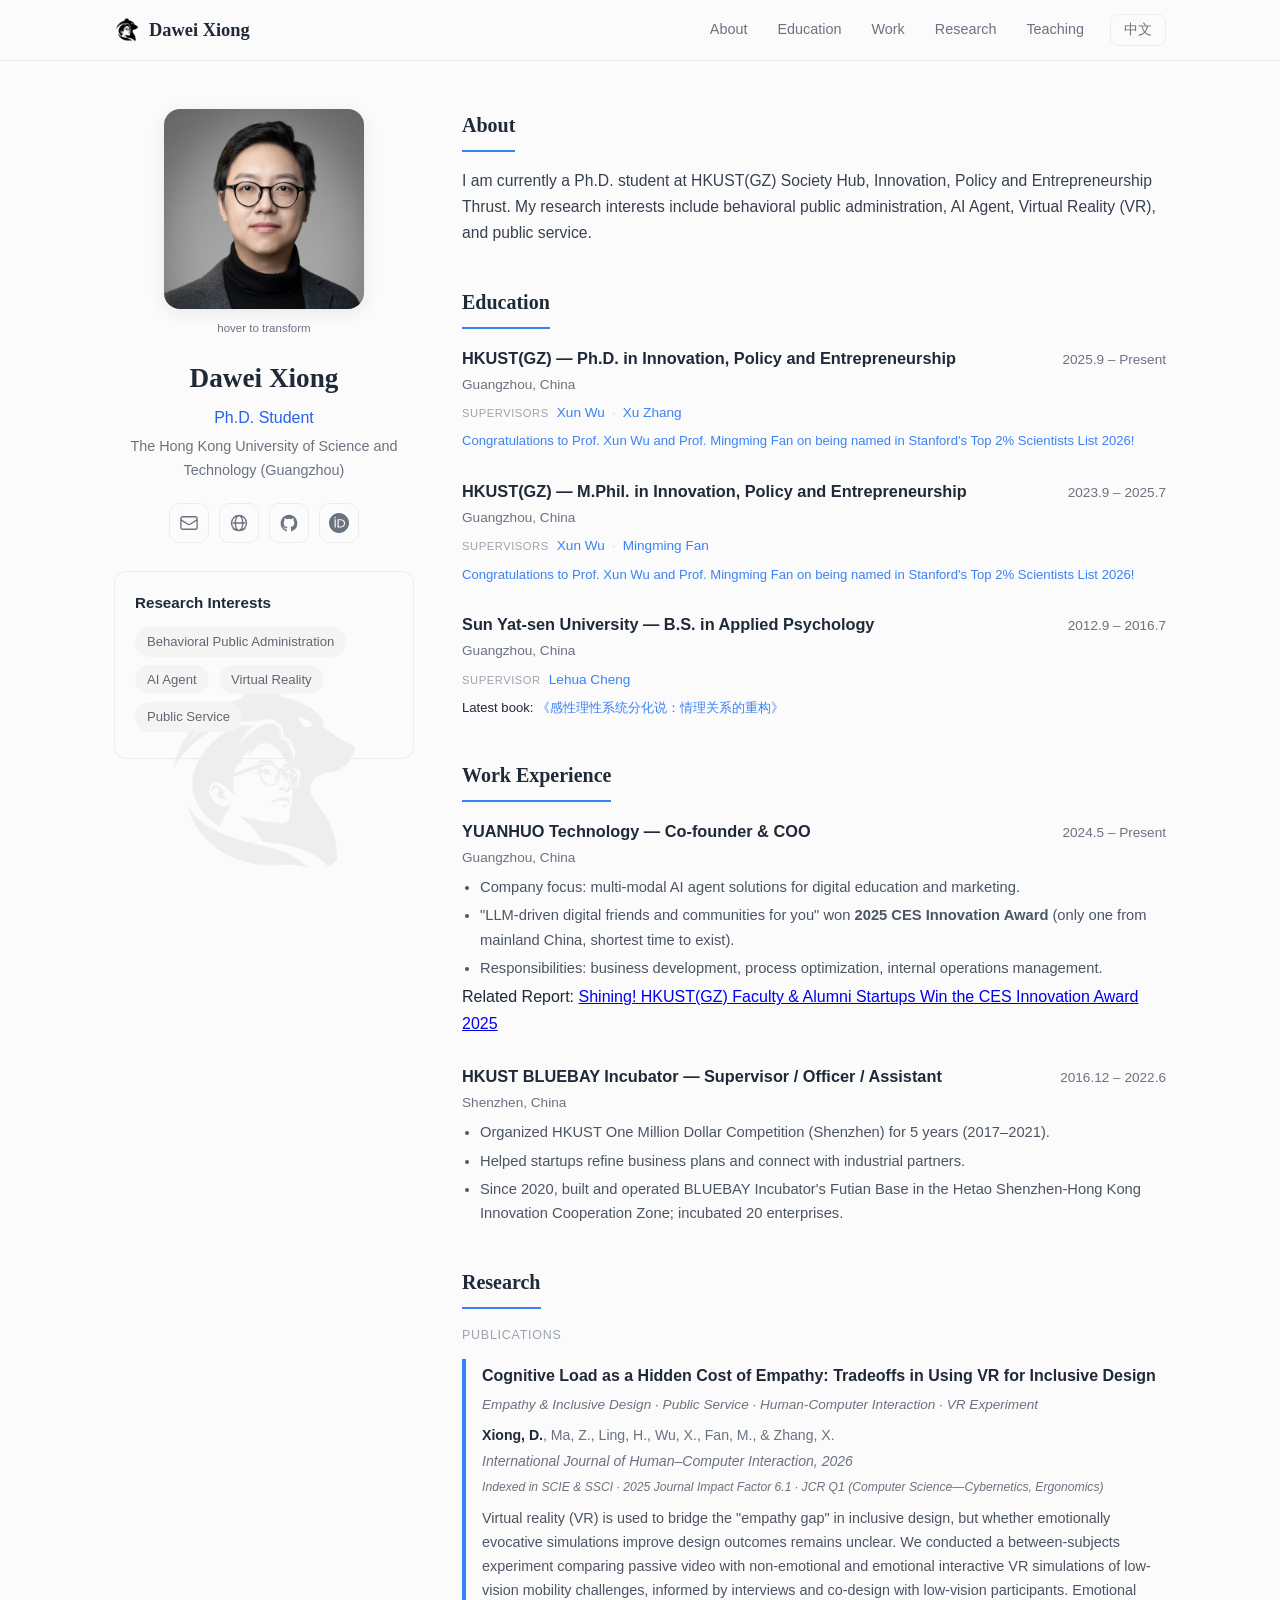
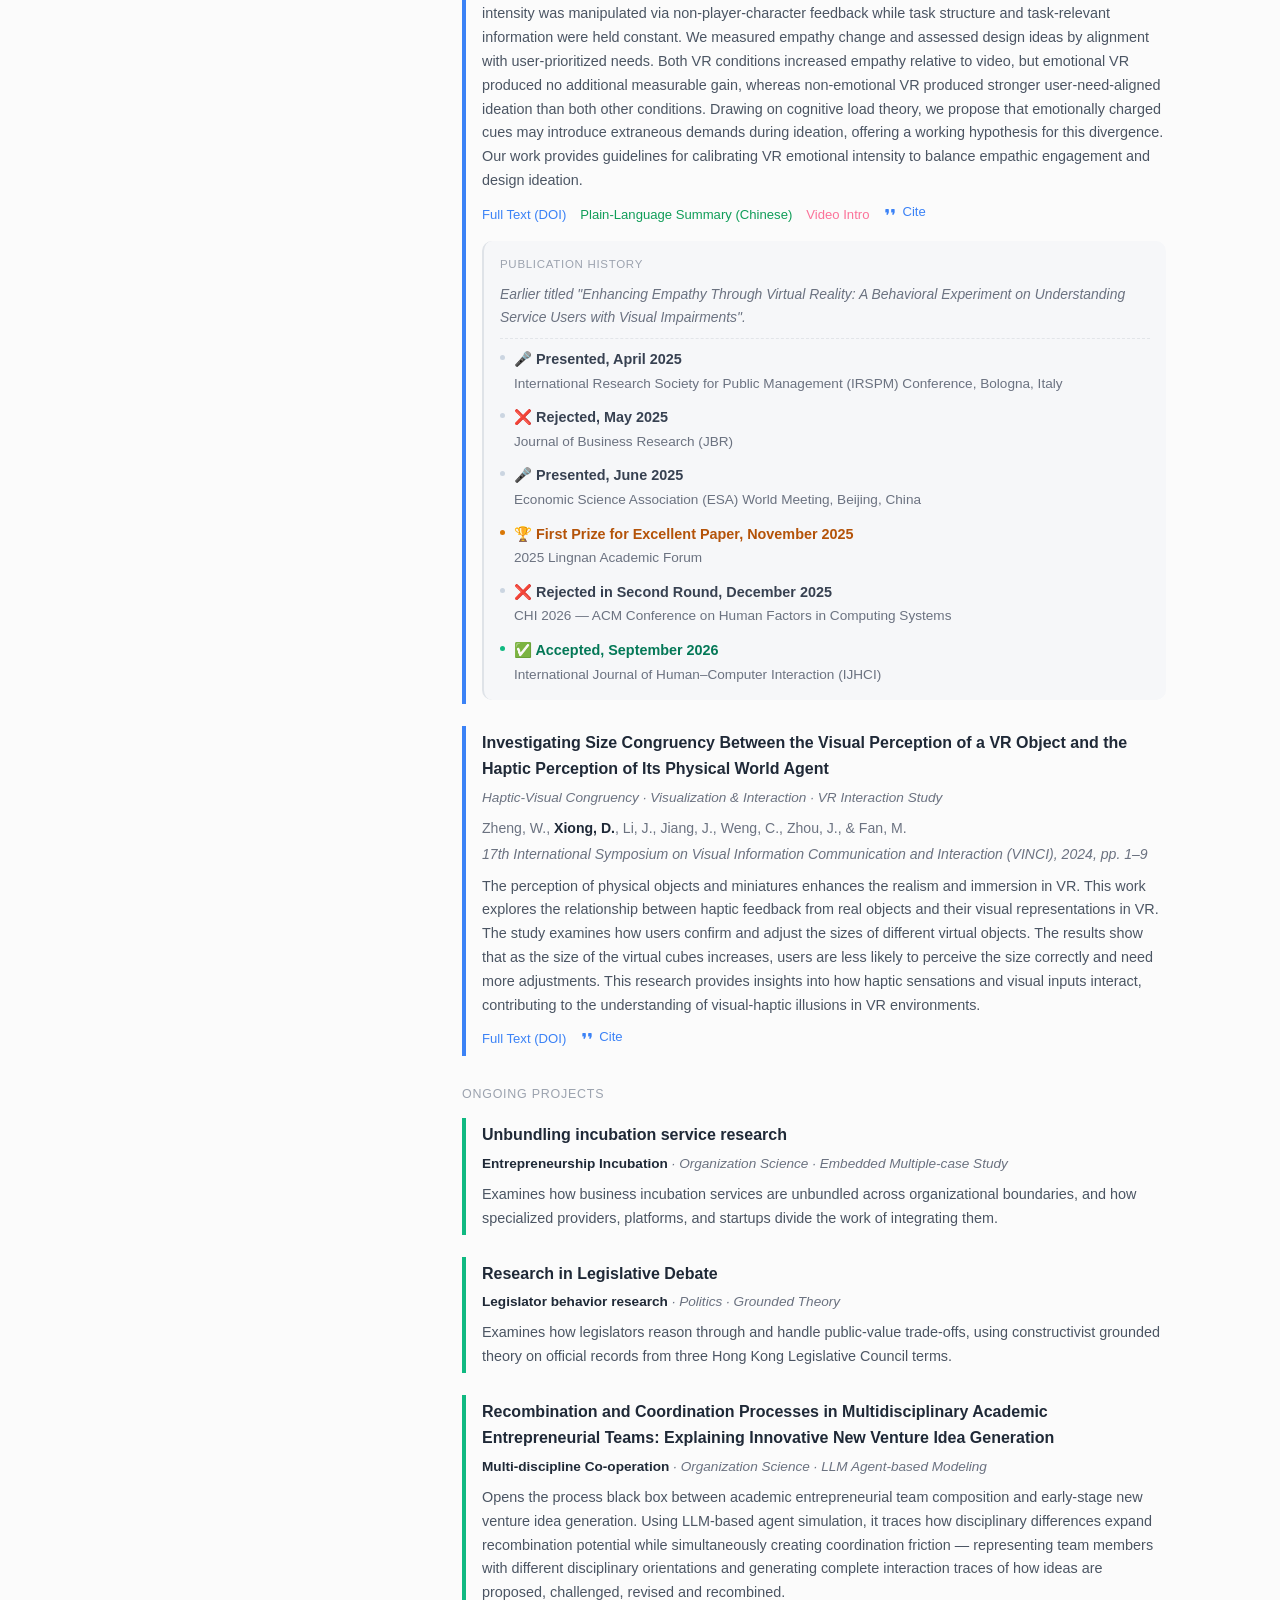
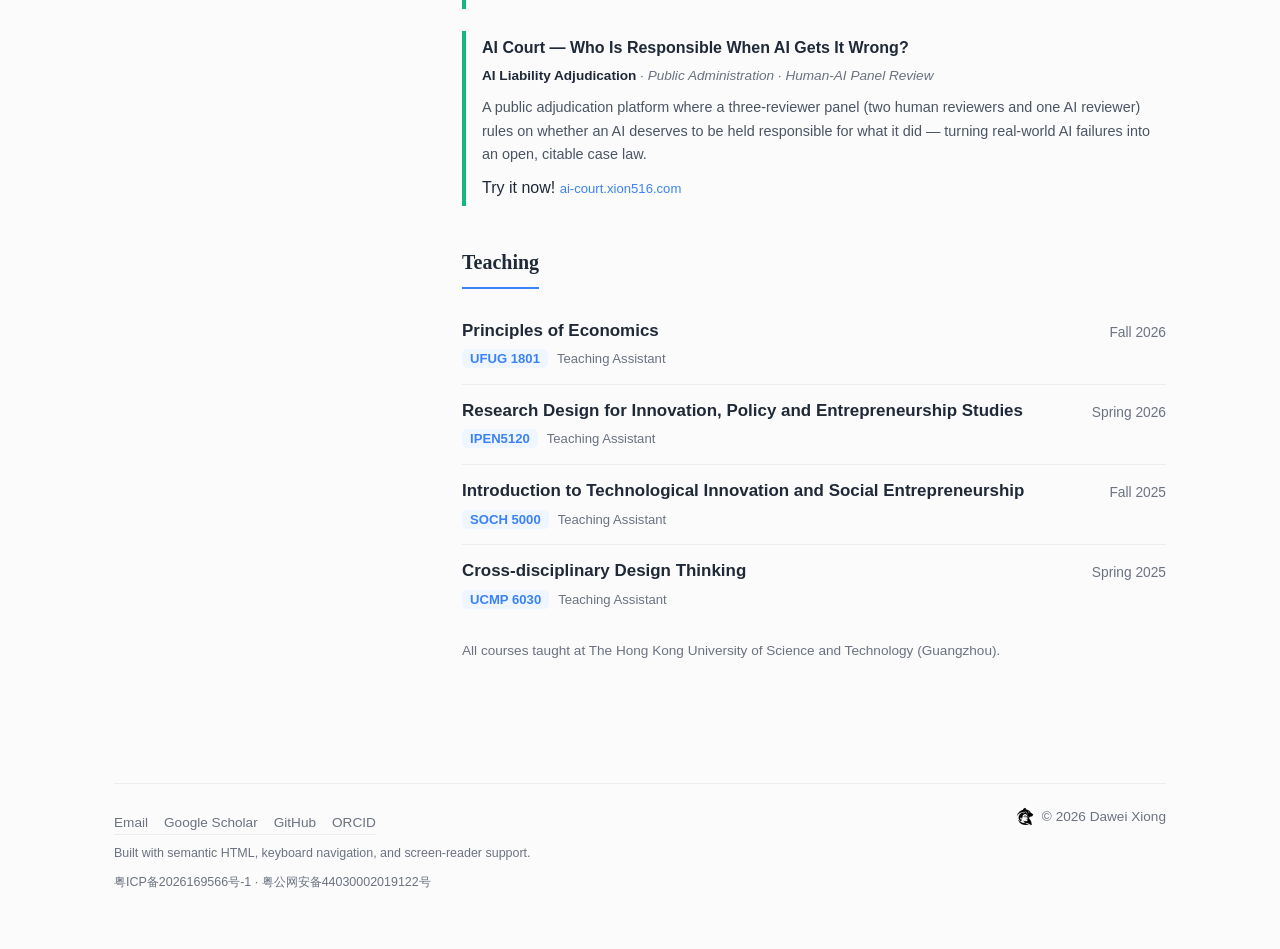
<file: index.html>
<!DOCTYPE html>
<html lang="en">
<head>
    <meta charset="UTF-8">
    <meta name="viewport" content="width=device-width, initial-scale=1.0">
    <title>Dawei Xiong | AI Agent, VR & Public Service, HKUST(GZ)</title>
    <meta name="description" content="AI agents, virtual reality and public service — a PhD researcher at HKUST (Guangzhou) studying how emerging tech shapes human behavior in public service.">
    <meta name="author" content="Dawei Xiong">
    <link rel="canonical" href="https://xion516.com/">
    <link rel="alternate" hreflang="en" href="https://xion516.com/">
    <link rel="alternate" hreflang="zh-CN" href="https://xion516.com/zh/">
    <link rel="alternate" hreflang="x-default" href="https://xion516.com/">
    <meta name="msvalidate.01" content="7CDDEB632D37142ED9CB668CA8CE0DED">
    <link rel="icon" href="/favicon.ico?v=20261027" sizes="any">
    <link rel="icon" type="image/png" sizes="512x512" href="/favicon-512.png?v=20261027">
    <link rel="icon" type="image/png" sizes="32x32" href="/favicon-32.png?v=20261027">
    <link rel="apple-touch-icon" href="/apple-touch-icon.png?v=20261027">

    <!-- Open Graph / Twitter 分享卡 -->
    <meta property="og:type" content="profile">
    <meta property="og:url" content="https://xion516.com/">
    <meta property="og:site_name" content="Dawei Xiong">
    <meta property="og:title" content="Dawei Xiong | AI Agent, Virtual Reality &amp; Public Service">
    <meta property="og:description" content="AI agents, virtual reality and public service — a PhD researcher at HKUST (Guangzhou) studying how emerging tech shapes human behavior in public service.">
    <meta property="og:image" content="https://xion516.com/og-image.png">
    <meta property="og:image:secure_url" content="https://xion516.com/og-image.png">
    <meta property="og:image:type" content="image/png">
    <meta property="og:image:width" content="1200">
    <meta property="og:image:height" content="630">
    <meta property="og:image:alt" content="Dawei Xiong — AI Agent, VR &amp; Public Service, HKUST (Guangzhou)">
    <meta property="og:locale" content="en_US">
    <meta property="og:locale:alternate" content="zh_CN">

    <meta name="twitter:card" content="summary_large_image">
    <meta name="twitter:title" content="Dawei Xiong | AI Agent, Virtual Reality &amp; Public Service">
    <meta name="twitter:description" content="AI agents, virtual reality and public service — a PhD researcher at HKUST (Guangzhou) studying how emerging tech shapes human behavior in public service.">
    <meta name="twitter:image" content="https://xion516.com/og-image.png">
    <meta name="twitter:image:alt" content="Dawei Xiong — AI Agent, VR &amp; Public Service, HKUST (Guangzhou)">

    
    <link rel="stylesheet" href="/site.css?v=20261031">
</head>
<body>
    <a class="skip-link" href="#main" data-zh="跳到主内容">Skip to main content</a>

    <nav aria-label="Main navigation">
        <div class="nav-inner">
            <span class="nav-brand">
                <img class="nav-logo" src="/mark-sm.png?v=20261027" alt="" aria-hidden="true" width="26" height="26">
                <span class="serif" data-zh="熊大卫">Dawei Xiong</span>
            </span>
            <div class="nav-right">
                <div class="nav-links">
                    <a href="#about" data-zh="关于我">About</a>
                    <a href="#education" data-zh="教育背景">Education</a>
                    <a href="#work" data-zh="工作">Work</a>
                    <a href="#research" data-zh="研究">Research</a>
                    <a href="#teaching" data-zh="教学">Teaching</a>
                </div>
                <a class="lang-toggle" href="/zh/" hreflang="zh-CN" aria-label="Switch to Chinese">中文</a>
            </div>
        </div>
    </nav>

    <div class="container">
        <!-- 左栏 -->
        <aside class="sidebar" aria-label="Profile">
            <div class="sidebar-sticky">
                <div class="avatar-wrapper">
                    <img src="avatar.jpg?v=20261027" alt="Dawei Xiong" width="512" height="512">
                    <img class="hover" src="hover.jpg?v=20261027" alt="" aria-hidden="true" width="512" height="512">
                </div>
                <p class="avatar-hint" data-zh="悬停查看另一面">hover to transform</p>
                <h1 class="serif" data-zh="熊大卫">Dawei Xiong</h1>
                <p class="role" data-zh="博士研究生">Ph.D. Student</p>
                <p class="affil" data-zh="香港科技大学（广州）">The Hong Kong University of Science and Technology (Guangzhou)</p>

                <div class="social-row">
                    <a href="mailto:dxiong107@connect.hkust-gz.edu.cn" aria-label="Email">
                        <svg viewBox="0 0 24 24" fill="none" stroke="currentColor" stroke-width="1.6"><path stroke-linecap="round" stroke-linejoin="round" d="M21.75 6.75v10.5a2.25 2.25 0 0 1-2.25 2.25h-15a2.25 2.25 0 0 1-2.25-2.25V6.75m19.5 0A2.25 2.25 0 0 0 19.5 4.5h-15a2.25 2.25 0 0 0-2.25 2.25m19.5 0v.243a2.25 2.25 0 0 1-1.07 1.916l-7.5 4.615a2.25 2.25 0 0 1-2.36 0L3.32 8.91a2.25 2.25 0 0 1-1.07-1.916V6.75"/></svg>
                    </a>
                    <a href="https://scholar.google.com/citations?hl=zh-CN&user=pcachyQAAAAJ" target="_blank" rel="noopener" aria-label="Google Scholar">
                        <svg viewBox="0 0 24 24" fill="none" stroke="currentColor" stroke-width="1.6"><path stroke-linecap="round" stroke-linejoin="round" d="M12 21a9 9 0 1 1 9-9 9 9 0 0 1-9 9Zm0 0c-2.5 0-4.5-4-4.5-9S9.5 3 12 3s4.5 4 4.5 9-2 9-4.5 9Zm0 0c-3 0-5.5-1-7-2.5M12 21c3 0 5.5-1 7-2.5M5 12h14"/></svg>
                    </a>
                    <a href="https://github.com/xion516" target="_blank" rel="noopener" aria-label="GitHub">
                        <svg viewBox="0 0 24 24" fill="currentColor"><path d="M12 2C6.48 2 2 6.58 2 12.25c0 4.53 2.87 8.37 6.84 9.73.5.09.68-.22.68-.49v-1.7c-2.78.62-3.37-1.37-3.37-1.37-.45-1.18-1.11-1.5-1.11-1.5-.91-.64.07-.62.07-.62 1 .07 1.53 1.06 1.53 1.06.89 1.57 2.34 1.12 2.91.85.09-.66.35-1.12.63-1.38-2.22-.26-4.56-1.14-4.56-5.07 0-1.12.39-2.03 1.03-2.75-.1-.26-.45-1.3.1-2.7 0 0 .84-.28 2.75 1.05a9.35 9.35 0 0 1 5 0c1.91-1.33 2.75-1.05 2.75-1.05.55 1.4.2 2.44.1 2.7.64.72 1.03 1.63 1.03 2.75 0 3.94-2.34 4.81-4.57 5.06.36.32.68.94.68 1.9v2.82c0 .27.18.59.69.49A10.26 10.26 0 0 0 22 12.25C22 6.58 17.52 2 12 2Z"/></svg>
                    </a>
                    <a href="https://orcid.org/0009-0006-2995-7385" target="_blank" rel="noopener" aria-label="ORCID">
                        <svg viewBox="0 0 24 24" fill="currentColor"><path d="M12 0C5.372 0 0 5.372 0 12s5.372 12 12 12 12-5.372 12-12S18.628 0 12 0zM7.369 4.378c.525 0 .947.431.947.947s-.422.947-.947.947a.95.95 0 0 1-.947-.947c0-.525.422-.947.947-.947zm-.722 3.038h1.444v10.041H6.647V7.416zm3.562 0h3.9c3.712 0 5.344 2.653 5.344 5.025 0 2.578-2.016 5.025-5.325 5.025h-3.919V7.416zm1.444 1.303v7.444h2.297c3.272 0 4.022-2.484 4.022-3.722 0-2.016-1.284-3.722-4.097-3.722h-2.222z"/></svg>
                    </a>
                </div>

                <div class="interest-box">
                    <h2 data-zh="研究兴趣">Research Interests</h2>
                    <span class="tag" data-zh="行为公共管理">Behavioral Public Administration</span>
                    <span class="tag" data-zh="AI 智能体">AI Agent</span>
                    <span class="tag" data-zh="虚拟现实">Virtual Reality</span>
                    <span class="tag" data-zh="公共服务">Public Service</span>
                </div>

                <img class="sidebar-watermark" src="/mark.png?v=20261027" alt="" aria-hidden="true" width="220" height="220">
            </div>
        </aside>

        <!-- 右栏 -->
        <main class="main" id="main" tabindex="-1">
            <section id="about" class="block">
                <h2 class="serif" data-zh="关于我">About</h2>
                <p class="bio" data-zh="我目前是香港科技大学（广州）社会枢纽创新创业与公共政策学域的博士研究生，研究兴趣包括行为公共管理、AI 智能体、虚拟现实（VR）与公共服务。">
                    I am currently a Ph.D. student at HKUST(GZ) Society Hub, Innovation, Policy and Entrepreneurship Thrust.
                    My research interests include behavioral public administration, AI Agent, Virtual Reality (VR), and public service.
                </p>
            </section>

            <section id="education" class="block">
                <h2 class="serif" data-zh="教育背景">Education</h2>
                <div class="timeline-item">
                    <div class="timeline-head"><h3 data-zh="香港科技大学（广州）— 创新创业与公共政策学域 博士">HKUST(GZ) — Ph.D. in Innovation, Policy and Entrepreneurship</h3><span class="date">2025.9 – Present</span></div>
                    <p class="place" data-zh="中国广州">Guangzhou, China</p>
                    <p class="supervisors"><span class="sup-label" data-zh="导师">Supervisors</span><a href="https://facultyprofiles.hkust-gz.edu.cn/faculty-personal-page/WU-Xun/wuxun" target="_blank" rel="noopener" data-zh="吴逊">Xun Wu</a><span class="sep">·</span><a href="https://www.zhang-xu.com/" target="_blank" rel="noopener" data-zh="张旭">Xu Zhang</a></p>
                    <p class="congrats" data-zh="<a href='https://www.hkust-gz.edu.cn/zh/2026/10/13/%e6%b8%af%e7%a7%91%e5%a4%a7%e5%b9%bf%e5%b7%9e120%e4%ba%ba%e6%ac%a1%e5%85%a5%e9%80%89%e5%85%a8%e7%90%83%e5%89%8d2%e9%a1%b6%e5%b0%96%e7%a7%91%e5%ad%a6%e5%ae%b6%e6%a6%9c%e5%8d%95/?variant=zh-cn' target='_blank' rel='noopener'>恭喜吴逊老师和范明明老师入选2026全球前2%顶尖科学家榜单！</a>"><a href="https://www.hkust-gz.edu.cn/2026/10/13/hkustgz-sets-record-with-120-entries-on-stanford-top-2-scientists-list-2026/" target="_blank" rel="noopener">Congratulations to Prof. Xun Wu and Prof. Mingming Fan on being named in Stanford's Top 2% Scientists List 2026!</a></p>
                </div>
                <div class="timeline-item">
                    <div class="timeline-head"><h3 data-zh="香港科技大学（广州）— 创新创业与公共政策学域 硕士">HKUST(GZ) — M.Phil. in Innovation, Policy and Entrepreneurship</h3><span class="date">2023.9 – 2025.7</span></div>
                    <p class="place" data-zh="中国广州">Guangzhou, China</p>
                    <p class="supervisors"><span class="sup-label" data-zh="导师">Supervisors</span><a href="https://facultyprofiles.hkust-gz.edu.cn/faculty-personal-page/WU-Xun/wuxun" target="_blank" rel="noopener" data-zh="吴逊">Xun Wu</a><span class="sep">·</span><a href="https://www.mingmingfan.com/" target="_blank" rel="noopener" data-zh="范明明">Mingming Fan</a></p>
                    <p class="congrats" data-zh="<a href='https://www.hkust-gz.edu.cn/zh/2026/10/13/%e6%b8%af%e7%a7%91%e5%a4%a7%e5%b9%bf%e5%b7%9e120%e4%ba%ba%e6%ac%a1%e5%85%a5%e9%80%89%e5%85%a8%e7%90%83%e5%89%8d2%e9%a1%b6%e5%b0%96%e7%a7%91%e5%ad%a6%e5%ae%b6%e6%a6%9c%e5%8d%95/?variant=zh-cn' target='_blank' rel='noopener'>恭喜吴逊老师和范明明老师入选2026全球前2%顶尖科学家榜单！</a>"><a href="https://www.hkust-gz.edu.cn/2026/10/13/hkustgz-sets-record-with-120-entries-on-stanford-top-2-scientists-list-2026/" target="_blank" rel="noopener">Congratulations to Prof. Xun Wu and Prof. Mingming Fan on being named in Stanford's Top 2% Scientists List 2026!</a></p>
                </div>
                <div class="timeline-item">
                    <div class="timeline-head"><h3 data-zh="中山大学 — 应用心理学 学士">Sun Yat-sen University — B.S. in Applied Psychology</h3><span class="date">2012.9 – 2016.7</span></div>
                    <p class="place" data-zh="中国广州">Guangzhou, China</p>
                    <p class="supervisors"><span class="sup-label" data-zh="导师">Supervisor</span><a href="https://baike.baidu.com/item/%E7%A8%8B%E4%B9%90%E5%8D%8E/10034179" target="_blank" rel="noopener" data-zh="程乐华">Lehua Cheng</a></p>
                    <p class="congrats" data-zh="最新著作：<a href='https://book.douban.com/subject/35476823/' target='_blank' rel='noopener'>《感性理性系统分化说：情理关系的重构》</a>">Latest book: <a href="https://book.douban.com/subject/35476823/" target="_blank" rel="noopener">《感性理性系统分化说：情理关系的重构》</a></p>
                </div>
            </section>

            <section id="work" class="block">
                <h2 class="serif" data-zh="工作经历">Work Experience</h2>
                <div class="timeline-item">
                    <div class="timeline-head"><h3 data-zh="元惑科技 — 联合创始人兼首席运营官（COO）">YUANHUO Technology — Co-founder & COO</h3><span class="date">2024.5 – Present</span></div>
                    <p class="place" data-zh="中国广州">Guangzhou, China</p>
                    <ul>
                        <li data-zh="公司方向：面向数字教育与营销的多模态 AI 智能体解决方案。">Company focus: multi-modal AI agent solutions for digital education and marketing.</li>
                        <li data-zh="「用大模型驱动的、属于你的数字朋友与社区」获 <strong>2025 CES 创新奖</strong>（本届唯一来自中国大陆、且成立时间最短的获奖项目）。">"LLM-driven digital friends and communities for you" won <strong>2025 CES Innovation Award</strong> (only one from mainland China, shortest time to exist).</li>
                        <li data-zh="职责：业务拓展、流程优化与内部运营管理。">Responsibilities: business development, process optimization, internal operations management.</li>
                    </ul>
                    <p class="links"><span data-zh="相关报道：">Related Report: </span><a href="https://giving.hkust-gz.edu.cn/2025/01/17/%e9%97%aa%e8%80%80%ef%bc%81%e6%b8%af%e7%a7%91%e5%a4%a7%ef%bc%88%e5%b9%bf%e5%b7%9e%ef%bc%89%e5%b8%88%e7%94%9f%e5%88%9b%e4%b8%9a%e5%85%ac%e5%8f%b8%e8%8d%a3%e8%8e%b7ces%e5%88%9b%e6%96%b0%e5%a5%96-2025/?variant=zh-cn" target="_blank" rel="noopener" data-zh="闪耀！港科大（广州）师生创业公司荣获 CES 创新奖 2025">Shining! HKUST(GZ) Faculty &amp; Alumni Startups Win the CES Innovation Award 2025</a></p>
                </div>
                <div class="timeline-item">
                    <div class="timeline-head"><h3 data-zh="港科大蓝海湾孵化港 — 主管 / 专员 / 助理">HKUST BLUEBAY Incubator — Supervisor / Officer / Assistant</h3><span class="date">2016.12 – 2022.6</span></div>
                    <p class="place" data-zh="中国深圳">Shenzhen, China</p>
                    <ul>
                        <li data-zh="连续 5 年（2017–2021）策划并执行港科大百万奖金创业大赛（深圳赛区）。">Organized HKUST One Million Dollar Competition (Shenzhen) for 5 years (2017–2021).</li>
                        <li data-zh="协助创业团队打磨商业计划书，并对接产业界合作伙伴。">Helped startups refine business plans and connect with industrial partners.</li>
                        <li data-zh="自 2020 年起，建设并运营蓝海湾孵化港在河套深港创新合作区设立的福田基地，累计孵化 20 家企业。">Since 2020, built and operated BLUEBAY Incubator's Futian Base in the Hetao Shenzhen-Hong Kong Innovation Cooperation Zone; incubated 20 enterprises.</li>
                    </ul>
                </div>
            </section>

            <section id="research" class="block">
                <h2 class="serif" data-zh="研究">Research</h2>

                <div class="subsection-label" data-zh="论文发表">Publications</div>

                <div class="pub-card">
                    <h3>Cognitive Load as a Hidden Cost of Empathy: Tradeoffs in Using VR for Inclusive Design</h3>
                    <p class="meta" data-zh="<strong>同理心和包容性设计</strong> · 公共服务 · 人机交互 · VR 实验">Empathy &amp; Inclusive Design · Public Service · Human-Computer Interaction · VR Experiment</p>
                    <p class="authors"><strong>Xiong, D.</strong>, Ma, Z., Ling, H., Wu, X., Fan, M., &amp; Zhang, X.</p>
                    <p class="venue" data-zh="《国际人机交互杂志》（International Journal of Human–Computer Interaction），2026">International Journal of Human–Computer Interaction, 2026</p>
                    <p class="venue-note" data-zh="被 SCIE 和 SSCI 收录 · 2025 年期刊影响因子 6.1 · JCR Q1（计算机科学—控制论、人体工程学）">Indexed in SCIE &amp; SSCI · 2025 Journal Impact Factor 6.1 · JCR Q1 (Computer Science—Cybernetics, Ergonomics)</p>
                    <p class="abs" data-zh="虚拟现实（VR）被用于弥合包容性设计中的「同理心鸿沟」，但情绪唤起式模拟能否真正改善设计产出仍不明确。我们采用组间实验设计，将被动视频与「非情绪化」「情绪化」两种交互式 VR 模拟（模拟低视力群体的出行障碍场景，并经与低视力参与者的访谈与共同设计校准）进行对比。情绪强度通过非玩家角色（NPC）反馈操纵，同时保持任务结构与任务相关信息不变。我们测量了同理心变化，并按「与用户优先需求的一致性」评估设计想法。两个 VR 组的同理心水平均高于视频组，但情绪化 VR 并未带来额外的可测量提升；相反，非情绪化 VR 产生的设计想法与用户真实需求的契合度高于其余两组。基于认知负荷理论，我们提出情绪化线索可能在构思阶段引入额外认知负担，为这一差异提供了一个可检验的工作假设。本研究为校准 VR 情绪强度以平衡共情投入与设计构思提供了指南。">Virtual reality (VR) is used to bridge the "empathy gap" in inclusive design, but whether emotionally evocative simulations improve design outcomes remains unclear. We conducted a between-subjects experiment comparing passive video with non-emotional and emotional interactive VR simulations of low-vision mobility challenges, informed by interviews and co-design with low-vision participants. Emotional intensity was manipulated via non-player-character feedback while task structure and task-relevant information were held constant. We measured empathy change and assessed design ideas by alignment with user-prioritized needs. Both VR conditions increased empathy relative to video, but emotional VR produced no additional measurable gain, whereas non-emotional VR produced stronger user-need-aligned ideation than both other conditions. Drawing on cognitive load theory, we propose that emotionally charged cues may introduce extraneous demands during ideation, offering a working hypothesis for this divergence. Our work provides guidelines for calibrating VR emotional intensity to balance empathic engagement and design ideation.</p>
                    <p class="links"><a href="https://doi.org/10.1080/10447318.2026.2730903" target="_blank" rel="noopener" data-zh="原文全文（DOI）">Full Text (DOI)</a><a class="wx" href="https://mp.weixin.qq.com/s/4Z9jU7JK0dcvr9cvZhAqaQ" target="_blank" rel="noopener" title="Same research, easier read" data-zh="科普向解读">Plain-Language Summary (Chinese)</a><a class="bili" href="https://www.bilibili.com/video/BV1sssY6aEJs/?p=2" target="_blank" rel="noopener" title="Watch on Bilibili"><span data-zh="视频解读">Video Intro</span></a><button class="cite-btn" type="button" data-pub="p1" aria-haspopup="dialog"><svg viewBox="0 0 24 24" fill="currentColor" aria-hidden="true"><path d="M7.17 17c.51 0 .98-.29 1.2-.74l1.42-2.84c.14-.28.21-.58.21-.89V8c0-.55-.45-1-1-1H5c-.55 0-1 .45-1 1v4c0 .55.45 1 1 1h2l-1.03 2.06c-.45.9.2 1.94 1.2 1.94zm10 0c.51 0 .98-.29 1.2-.74l1.42-2.84c.14-.28.21-.58.21-.89V8c0-.55-.45-1-1-1h-4c-.55 0-1 .45-1 1v4c0 .55.45 1 1 1h2l-1.03 2.06c-.45.9.2 1.94 1.2 1.94z"/></svg><span data-zh="引用">Cite</span></button></p>

                    <div class="pub-history">
                        <p class="ph-label" data-zh="发表历程">Publication History</p>
                        <p class="former-title" data-zh="曾用名「Enhancing Empathy Through Virtual Reality: A Behavioral Experiment on Understanding Service Users with Visual Impairments」。">Earlier titled "Enhancing Empathy Through Virtual Reality: A Behavioral Experiment on Understanding Service Users with Visual Impairments".</p>
                        <div class="ph-item">
                            <p class="ph-what" data-zh="🎤 会议报告，2025 年 4 月">🎤 Presented, April 2025</p>
                            <p class="ph-where" data-zh="国际公共管理学会（IRSPM）年会，意大利博洛尼亚">International Research Society for Public Management (IRSPM) Conference, Bologna, Italy</p>
                        </div>
                        <div class="ph-item">
                            <p class="ph-what" data-zh="❌ 遭拒稿，2025 年 5 月">❌ Rejected, May 2025</p>
                            <p class="ph-where" data-zh="《商业研究期刊》（Journal of Business Research，JBR）">Journal of Business Research (JBR)</p>
                        </div>
                        <div class="ph-item">
                            <p class="ph-what" data-zh="🎤 会议报告，2025 年 6 月">🎤 Presented, June 2025</p>
                            <p class="ph-where" data-zh="经济科学学会（ESA）世界年会，中国北京">Economic Science Association (ESA) World Meeting, Beijing, China</p>
                        </div>
                        <div class="ph-item award">
                            <p class="ph-what" data-zh="🏆 优秀学术论文一等奖，2025 年 11 月">🏆 First Prize for Excellent Paper, November 2025</p>
                            <p class="ph-where" data-zh="2025 岭南学术论坛">2025 Lingnan Academic Forum</p>
                        </div>
                        <div class="ph-item">
                            <p class="ph-what" data-zh="❌ 二审未通过，2025 年 12 月">❌ Rejected in Second Round, December 2025</p>
                            <p class="ph-where" data-zh="CHI 2026 — ACM 人机交互系统计算因素会议">CHI 2026 — ACM Conference on Human Factors in Computing Systems</p>
                        </div>
                        <div class="ph-item accepted">
                            <p class="ph-what" data-zh="✅ 论文录用，2026 年 9 月">✅ Accepted, September 2026</p>
                            <p class="ph-where" data-zh="《国际人机交互杂志》（International Journal of Human–Computer Interaction，IJHCI）">International Journal of Human–Computer Interaction (IJHCI)</p>
                        </div>
                    </div>
                </div>

                <div class="pub-card">
                    <h3>Investigating Size Congruency Between the Visual Perception of a VR Object and the Haptic Perception of Its Physical World Agent</h3>
                    <p class="meta" data-zh="<strong>触觉与视觉一致性</strong> · 可视化与交互 · VR 交互研究">Haptic-Visual Congruency · Visualization &amp; Interaction · VR Interaction Study</p>
                    <p class="authors">Zheng, W., <strong>Xiong, D.</strong>, Li, J., Jiang, J., Weng, C., Zhou, J., &amp; Fan, M.</p>
                    <p class="venue" data-zh="第 17 届视觉信息传播与交互国际研讨会（VINCI），2024，pp. 1–9">17th International Symposium on Visual Information Communication and Interaction (VINCI), 2024, pp. 1–9</p>
                    <p class="abs" data-zh="真实物体的触觉感知与微缩模型增强了 VR 中的真实感与沉浸感。本研究探讨了真实物体的触觉反馈与其在 VR 中的视觉呈现之间的关系，考察用户如何确认并调整不同虚拟物体的尺寸。结果表明：虚拟立方体尺寸越大，用户正确感知其尺寸的可能性越低，所需的调整次数也越多。本研究揭示了触觉与视觉输入如何相互作用，有助于理解 VR 环境中的视觉-触觉错觉。">The perception of physical objects and miniatures enhances the realism and immersion in VR. This work explores the relationship between haptic feedback from real objects and their visual representations in VR. The study examines how users confirm and adjust the sizes of different virtual objects. The results show that as the size of the virtual cubes increases, users are less likely to perceive the size correctly and need more adjustments. This research provides insights into how haptic sensations and visual inputs interact, contributing to the understanding of visual-haptic illusions in VR environments.</p>
                    <p class="links"><a href="https://doi.org/10.1145/3678698.3678706" target="_blank" rel="noopener" data-zh="原文全文（DOI）">Full Text (DOI)</a><button class="cite-btn" type="button" data-pub="p2" aria-haspopup="dialog"><svg viewBox="0 0 24 24" fill="currentColor" aria-hidden="true"><path d="M7.17 17c.51 0 .98-.29 1.2-.74l1.42-2.84c.14-.28.21-.58.21-.89V8c0-.55-.45-1-1-1H5c-.55 0-1 .45-1 1v4c0 .55.45 1 1 1h2l-1.03 2.06c-.45.9.2 1.94 1.2 1.94zm10 0c.51 0 .98-.29 1.2-.74l1.42-2.84c.14-.28.21-.58.21-.89V8c0-.55-.45-1-1-1h-4c-.55 0-1 .45-1 1v4c0 .55.45 1 1 1h2l-1.03 2.06c-.45.9.2 1.94 1.2 1.94z"/></svg><span data-zh="引用">Cite</span></button></p>
                </div>

                <div class="subsection-label" data-zh="进行中的项目">Ongoing Projects</div>

                <div class="ongoing-card">
                    <h3>Unbundling incubation service research</h3>
                    <p class="meta" data-zh="<strong>创业孵化器</strong> · 组织科学 · 嵌入式多案例研究"><strong>Entrepreneurship Incubation</strong> · Organization Science · Embedded Multiple-case Study</p>
                    <p class="abs" data-zh="考察创业孵化服务如何在不同组织边界之间被解绑，以及专业化服务商、平台与创业者如何分工完成这些服务的整合。">Examines how business incubation services are unbundled across organizational boundaries, and how specialized providers, platforms, and startups divide the work of integrating them.</p>
                </div>

                <div class="ongoing-card">
                    <h3>Research in Legislative Debate</h3>
                    <p class="meta" data-zh="<strong>立法者行为研究</strong> · 政治学 · 扎根理论"><strong>Legislator behavior research</strong> · Politics · Grounded Theory</p>
                    <p class="abs" data-zh="以香港立法会三届议会的官方记录为素材，运用建构主义扎根理论，考察立法者如何推理并处理公共价值之间的权衡。">Examines how legislators reason through and handle public-value trade-offs, using constructivist grounded theory on official records from three Hong Kong Legislative Council terms.</p>
                </div>

                <div class="ongoing-card">
                    <h3>Recombination and Coordination Processes in Multidisciplinary Academic Entrepreneurial Teams: Explaining Innovative New Venture Idea Generation</h3>
                    <p class="meta" data-zh="<strong>跨学科合作</strong> · 组织科学 · 基于 LLM 智能体的建模"><strong>Multi-discipline Co-operation</strong> · Organization Science · LLM Agent-based Modeling</p>
                    <p class="abs" data-zh="打开「学术创业团队构成 → 早期新创业想法生成」之间的过程黑箱。研究以 LLM 智能体模拟具有不同学科取向的团队成员交互，完整记录想法如何被提出、质疑、修正与重组，从而追踪学科差异如何在扩大重组潜力的同时制造协调摩擦。">Opens the process black box between academic entrepreneurial team composition and early-stage new venture idea generation. Using LLM-based agent simulation, it traces how disciplinary differences expand recombination potential while simultaneously creating coordination friction — representing team members with different disciplinary orientations and generating complete interaction traces of how ideas are proposed, challenged, revised and recombined.</p>
                </div>

                <div class="ongoing-card">
                    <h3 data-zh="AI Court — 当 AI 犯了错，谁该负责？">AI Court — Who Is Responsible When AI Gets It Wrong?</h3>
                    <p class="meta" data-zh="<strong>AI 责任裁定</strong> · 公共管理 · 人机协同评审"><strong>AI Liability Adjudication</strong> · Public Administration · Human-AI Panel Review</p>
                    <p class="abs" data-zh="一个公开裁定平台：由三人评审团（两名人类评审 + 一名 AI 评审）裁定某个 AI 是否应当为它的行为承担责任——把现实世界中的 AI 翻车事件，变成可公开引用、可供讨论的「案例法」。">A public adjudication platform where a three-reviewer panel (two human reviewers and one AI reviewer) rules on whether an AI deserves to be held responsible for what it did — turning real-world AI failures into an open, citable case law.</p>
                    <p class="links" data-zh="立即体验！<a href='https://ai-court.xion516.com' target='_blank' rel='noopener'>ai-court.xion516.com</a>">Try it now! <a href="https://ai-court.xion516.com" target="_blank" rel="noopener">ai-court.xion516.com</a></p>
                </div>
            </section>

            <section id="teaching" class="block">
                <h2 class="serif" data-zh="教学">Teaching</h2>
                <div class="course-row">
                    <div class="course-info">
                        <h3 data-zh="经济学原理">Principles of Economics</h3>
                        <p class="course-sub"><span class="code">UFUG 1801</span><span class="ta" data-zh="助教">Teaching Assistant</span></p>
                    </div>
                    <span class="term" data-zh="2026 秋季">Fall 2026</span>
                </div>
                <div class="course-row">
                    <div class="course-info">
                        <h3 data-zh="创新、政策与创业研究设计">Research Design for Innovation, Policy and Entrepreneurship Studies</h3>
                        <p class="course-sub"><span class="code">IPEN5120</span><span class="ta" data-zh="助教">Teaching Assistant</span></p>
                    </div>
                    <span class="term" data-zh="2026 春季">Spring 2026</span>
                </div>
                <div class="course-row">
                    <div class="course-info">
                        <h3 data-zh="科技创新与社会创业导论">Introduction to Technological Innovation and Social Entrepreneurship</h3>
                        <p class="course-sub"><span class="code">SOCH 5000</span><span class="ta" data-zh="助教">Teaching Assistant</span></p>
                    </div>
                    <span class="term" data-zh="2025 秋季">Fall 2025</span>
                </div>
                <div class="course-row">
                    <div class="course-info">
                        <h3 data-zh="跨学科设计思维">Cross-disciplinary Design Thinking</h3>
                        <p class="course-sub"><span class="code">UCMP 6030</span><span class="ta" data-zh="助教">Teaching Assistant</span></p>
                    </div>
                    <span class="term" data-zh="2025 春季">Spring 2025</span>
                </div>
                <p class="teaching-note" data-zh="以上课程均在香港科技大学（广州）开设。">All courses taught at The Hong Kong University of Science and Technology (Guangzhou).</p>
            </section>
        </main>
    </div>

    <footer class="site-footer">
        <div class="site-footer-inner">
            <nav class="footer-links" aria-label="Contact">
                <a href="mailto:dxiong107@connect.hkust-gz.edu.cn" data-zh="电子邮件">Email</a>
                <a href="https://scholar.google.com/citations?hl=zh-CN&user=pcachyQAAAAJ" target="_blank" rel="noopener" data-zh="谷歌学术">Google Scholar</a>
                <a href="https://github.com/xion516" target="_blank" rel="noopener" data-zh="GitHub">GitHub</a>
                <a href="https://orcid.org/0009-0006-2995-7385" target="_blank" rel="noopener" data-zh="ORCID">ORCID</a>
            </nav>
            <span class="footer-copy">
                <img class="footer-mark" src="/mark-sm.png?v=20261027" alt="" aria-hidden="true" width="20" height="20">
                © 2026 Dawei Xiong
            </span>
            <p class="footer-a11y" data-zh="本页面使用语义化 HTML 构建，支持键盘导航与屏幕阅读器。">Built with semantic HTML, keyboard navigation, and screen-reader support.</p>
            <p class="footer-icp"><a href="https://beian.miit.gov.cn/" target="_blank" rel="noopener">粤ICP备2026169566号-1</a> · <a href="https://beian.mps.gov.cn/#/query/webSearch?code=44030002019122" target="_blank" rel="noopener">粤公网安备44030002019122号</a></p>
        </div>
    </footer>

    <!-- 引用弹窗（Google Scholar 风格） -->
    <div class="cite-overlay" id="citeOverlay" aria-hidden="true">
        <div class="cite-modal" role="dialog" aria-modal="true" aria-labelledby="citeTitle">
            <div class="cite-head">
                <div>
                    <h3 id="citeTitle" data-zh="引用">Cite</h3>
                    <p class="cite-sub" data-zh="点击「复制」即可粘贴到参考文献列表。">Click "Copy" to paste the citation into your reference list.</p>
                </div>
                <button class="close-btn" id="citeClose" type="button" aria-label="Close">×</button>
            </div>
            <div class="cite-formats" id="citeFormats"></div>
        </div>
    </div>

    <script>
        (function () {
            var PUBS = {
                p1: {
                    apa: "Xiong, D., Ma, Z., Ling, H., Wu, X., Fan, M., & Zhang, X. (2026). Cognitive load as a hidden cost of empathy: Tradeoffs in using VR for inclusive design. International Journal of Human–Computer Interaction, 1–21. https://doi.org/10.1080/10447318.2026.2730903",
                    mla: "Xiong, Dawei, et al. \"Cognitive Load as a Hidden Cost of Empathy: Tradeoffs in Using VR for Inclusive Design.\" International Journal of Human–Computer Interaction, 2026, pp. 1–21, https://doi.org/10.1080/10447318.2026.2730903.",
                    chicago: "Xiong, Dawei, Zhijun Ma, Hao Ling, Xun Wu, Mingming Fan, and Xu Zhang. 2026. \"Cognitive Load as a Hidden Cost of Empathy: Tradeoffs in Using VR for Inclusive Design.\" International Journal of Human–Computer Interaction, 1–21. https://doi.org/10.1080/10447318.2026.2730903.",
                    bibtex: "@article{xiong2026cognitive,\n  title = {Cognitive Load as a Hidden Cost of Empathy: Tradeoffs in Using VR for Inclusive Design},\n  author = {Xiong, Dawei and Ma, Zhijun and Ling, Hao and Wu, Xun and Fan, Mingming and Zhang, Xu},\n  journal = {International Journal of Human--Computer Interaction},\n  year = {2026},\n  pages = {1--21},\n  doi = {10.1080/10447318.2026.2730903},\n  publisher = {Informa UK Limited}\n}"
                },
                p2: {
                    apa: "Zheng, W., Xiong, D., Li, J., Jiang, J., Weng, C., Zhou, J., & Fan, M. (2024). Investigating size congruency between the visual perception of a VR object and the haptic perception of its physical world agent. Proceedings of the 17th International Symposium on Visual Information Communication and Interaction, 1–9. https://doi.org/10.1145/3678698.3678706",
                    mla: "Zheng, Wenqi, et al. \"Investigating Size Congruency Between the Visual Perception of a VR Object and the Haptic Perception of Its Physical World Agent.\" Proceedings of the 17th International Symposium on Visual Information Communication and Interaction, ACM, 2024, pp. 1–9, https://doi.org/10.1145/3678698.3678706.",
                    chicago: "Zheng, Wenqi, Dawei Xiong, Junwei Li, Jiajun Jiang, Cekai Weng, Jinni Zhou, and Mingming Fan. 2024. \"Investigating Size Congruency Between the Visual Perception of a VR Object and the Haptic Perception of Its Physical World Agent.\" In Proceedings of the 17th International Symposium on Visual Information Communication and Interaction, 1–9. ACM. https://doi.org/10.1145/3678698.3678706.",
                    bibtex: "@inproceedings{zheng2024investigating,\n  title = {Investigating Size Congruency Between the Visual Perception of a VR Object and the Haptic Perception of Its Physical World Agent},\n  author = {Zheng, Wenqi and Xiong, Dawei and Li, Junwei and Jiang, Jiajun and Weng, Cekai and Zhou, Jinni and Fan, Mingming},\n  booktitle = {Proceedings of the 17th International Symposium on Visual Information Communication and Interaction},\n  year = {2024},\n  pages = {1--9},\n  publisher = {ACM},\n  doi = {10.1145/3678698.3678706}\n}"
                }
            };

            var FORMAT_ORDER = [
                { key: 'apa', name: 'APA' },
                { key: 'mla', name: 'MLA' },
                { key: 'chicago', name: 'Chicago' },
                { key: 'bibtex', name: 'BibTeX' }
            ];

            var overlay = document.getElementById('citeOverlay');
            var formats = document.getElementById('citeFormats');
            var closeBtn = document.getElementById('citeClose');
            var lastFocused = null;

            function escapeHtml(s) {
                return s.replace(/&/g, '&amp;').replace(/</g, '&lt;').replace(/>/g, '&gt;');
            }

            function copyText(text, btn) {
                function done() {
                    var zh = document.documentElement.lang === 'zh-CN';
                    btn.textContent = zh ? '已复制 ✓' : 'Copied ✓';
                    setTimeout(function () { btn.textContent = zh ? '复制' : 'Copy'; }, 1600);
                }
                function fallback() {
                    var ta = document.createElement('textarea');
                    ta.value = text; ta.style.position = 'fixed'; ta.style.opacity = '0';
                    document.body.appendChild(ta); ta.focus(); ta.select();
                    try { document.execCommand('copy'); done(); } catch (e) {}
                    document.body.removeChild(ta);
                }
                if (navigator.clipboard && navigator.clipboard.writeText) {
                    navigator.clipboard.writeText(text).then(done, fallback);
                } else {
                    fallback();
                }
            }

            function openCite(pubId) {
                var pub = PUBS[pubId];
                if (!pub) return;
                var zh = document.documentElement.lang === 'zh-CN';
                var copyLabel = zh ? '复制' : 'Copy';
                var html = '';
                FORMAT_ORDER.forEach(function (f) {
                    var v = pub[f.key];
                    if (!v) return;
                    html += '<div class="cite-format">'
                          + '<div class="fmt-head"><span class="fmt-name">' + f.name + '</span>'
                          + '<button class="copy-btn" type="button" data-text="' + encodeURIComponent(v) + '">' + copyLabel + '</button></div>'
                          + '<pre>' + escapeHtml(v) + '</pre></div>';
                });
                formats.innerHTML = html;
                var btns = formats.querySelectorAll('.copy-btn');
                for (var i = 0; i < btns.length; i++) {
                    (function (b) {
                        b.addEventListener('click', function () {
                            copyText(decodeURIComponent(b.getAttribute('data-text')), b);
                        });
                    })(btns[i]);
                }
                overlay.classList.add('open');
                overlay.setAttribute('aria-hidden', 'false');
                lastFocused = document.activeElement;
                closeBtn.focus();
            }

            function closeCite() {
                overlay.classList.remove('open');
                overlay.setAttribute('aria-hidden', 'true');
                if (lastFocused && lastFocused.focus) { lastFocused.focus(); }
                lastFocused = null;
            }

            /* 焦点陷阱：Tab 在弹窗内循环，不会跑到背后的页面 */
            var FOCUSABLE = 'button, a[href], input, select, textarea, [tabindex]:not([tabindex="-1"])';
            function trapFocus(e) {
                if (e.key !== 'Tab') return;
                if (!overlay.classList.contains('open')) return;
                var items = overlay.querySelectorAll(FOCUSABLE);
                if (!items.length) return;
                var first = items[0], last = items[items.length - 1];
                if (e.shiftKey && document.activeElement === first) {
                    e.preventDefault(); last.focus();
                } else if (!e.shiftKey && document.activeElement === last) {
                    e.preventDefault(); first.focus();
                }
            }
            document.addEventListener('keydown', trapFocus);

            var citeBtns = document.querySelectorAll('.cite-btn');
            for (var j = 0; j < citeBtns.length; j++) {
                citeBtns[j].addEventListener('click', function () {
                    openCite(this.getAttribute('data-pub'));
                });
            }

            closeBtn.addEventListener('click', closeCite);
            overlay.addEventListener('click', function (e) { if (e.target === overlay) closeCite(); });
            document.addEventListener('keydown', function (e) { if (e.key === 'Escape') closeCite(); });
        })();
    </script>
<script type="application/ld+json">
    {
      "@context": "https://schema.org",
      "@graph": [
        {
          "@type": "Person",
          "@id": "https://xion516.com/#person",
          "name": "Dawei Xiong",
          "alternateName": "熊大卫",
          "url": "https://xion516.com/",
          "image": "https://xion516.com/avatar.jpg",
          "jobTitle": "Ph.D. Student",
          "description": "PhD researcher in behavioral public administration at HKUST (Guangzhou), studying how AI agents, virtual reality and public service shape human behavior.",
          "affiliation": {
            "@type": "CollegeOrUniversity",
            "name": "The Hong Kong University of Science and Technology (Guangzhou)"
          },
          "email": "mailto:dxiong107@connect.hkust-gz.edu.cn",
          "knowsAbout": [
            "Behavioral Public Administration",
            "AI Agent",
            "Virtual Reality",
            "Public Service",
            "Human-Computer Interaction"
          ],
          "sameAs": [
            "https://orcid.org/0009-0006-2995-7385",
            "https://scholar.google.com/citations?hl=zh-CN&user=pcachyQAAAAJ",
            "https://github.com/xion516"
          ]
        },
        {
          "@type": "ScholarlyArticle",
          "@id": "https://doi.org/10.1080/10447318.2026.2730903",
          "headline": "Cognitive Load as a Hidden Cost of Empathy: Tradeoffs in Using VR for Inclusive Design",
          "description": "Virtual reality (VR) is used to bridge the empathy gap in inclusive design. Both VR conditions increased empathy relative to video, but emotional VR produced no additional measurable gain, whereas non-emotional VR produced stronger user-need-aligned ideation.",
          "url": "https://doi.org/10.1080/10447318.2026.2730903",
          "datePublished": "2026-09",
          "about": [
            "Inclusive Governance",
            "Public Service",
            "Human-Computer Interaction",
            "Virtual Reality",
            "Empathy"
          ],
          "author": [
            {"@type": "Person", "name": "Dawei Xiong"},
            {"@type": "Person", "name": "Zhijun Ma"},
            {"@type": "Person", "name": "Hao Ling"},
            {"@type": "Person", "name": "Xun Wu"},
            {"@type": "Person", "name": "Mingming Fan"},
            {"@type": "Person", "name": "Xu Zhang"}
          ],
          "publisher": {"@type": "Organization", "name": "Informa UK Limited"},
          "isPartOf": {
            "@type": "Periodical",
            "name": "International Journal of Human-Computer Interaction"
          }
        },
        {
          "@type": "ScholarlyArticle",
          "@id": "https://doi.org/10.1145/3678698.3678706",
          "headline": "Investigating Size Congruency Between the Visual Perception of a VR Object and the Haptic Perception of Its Physical World Agent",
          "description": "This work explores the relationship between haptic feedback from real objects and their visual representations in VR, contributing to the understanding of visual-haptic illusions in VR environments.",
          "url": "https://doi.org/10.1145/3678698.3678706",
          "datePublished": "2024",
          "about": [
            "Haptic-Visual Congruency",
            "Virtual Reality",
            "Human-Computer Interaction"
          ],
          "author": [
            {"@type": "Person", "name": "Wenqi Zheng"},
            {"@type": "Person", "name": "Dawei Xiong"},
            {"@type": "Person", "name": "Junwei Li"},
            {"@type": "Person", "name": "Jiajun Jiang"},
            {"@type": "Person", "name": "Ceka Weng"},
            {"@type": "Person", "name": "Jinni Zhou"},
            {"@type": "Person", "name": "Mingming Fan"}
          ],
          "publisher": {"@type": "Organization", "name": "Association for Computing Machinery"},
          "isPartOf": {
            "@type": "Event",
            "name": "17th International Symposium on Visual Information Communication and Interaction (VINCI)"
          }
        }
      ]
    }
    </script>
    </body>
</html>
</file>
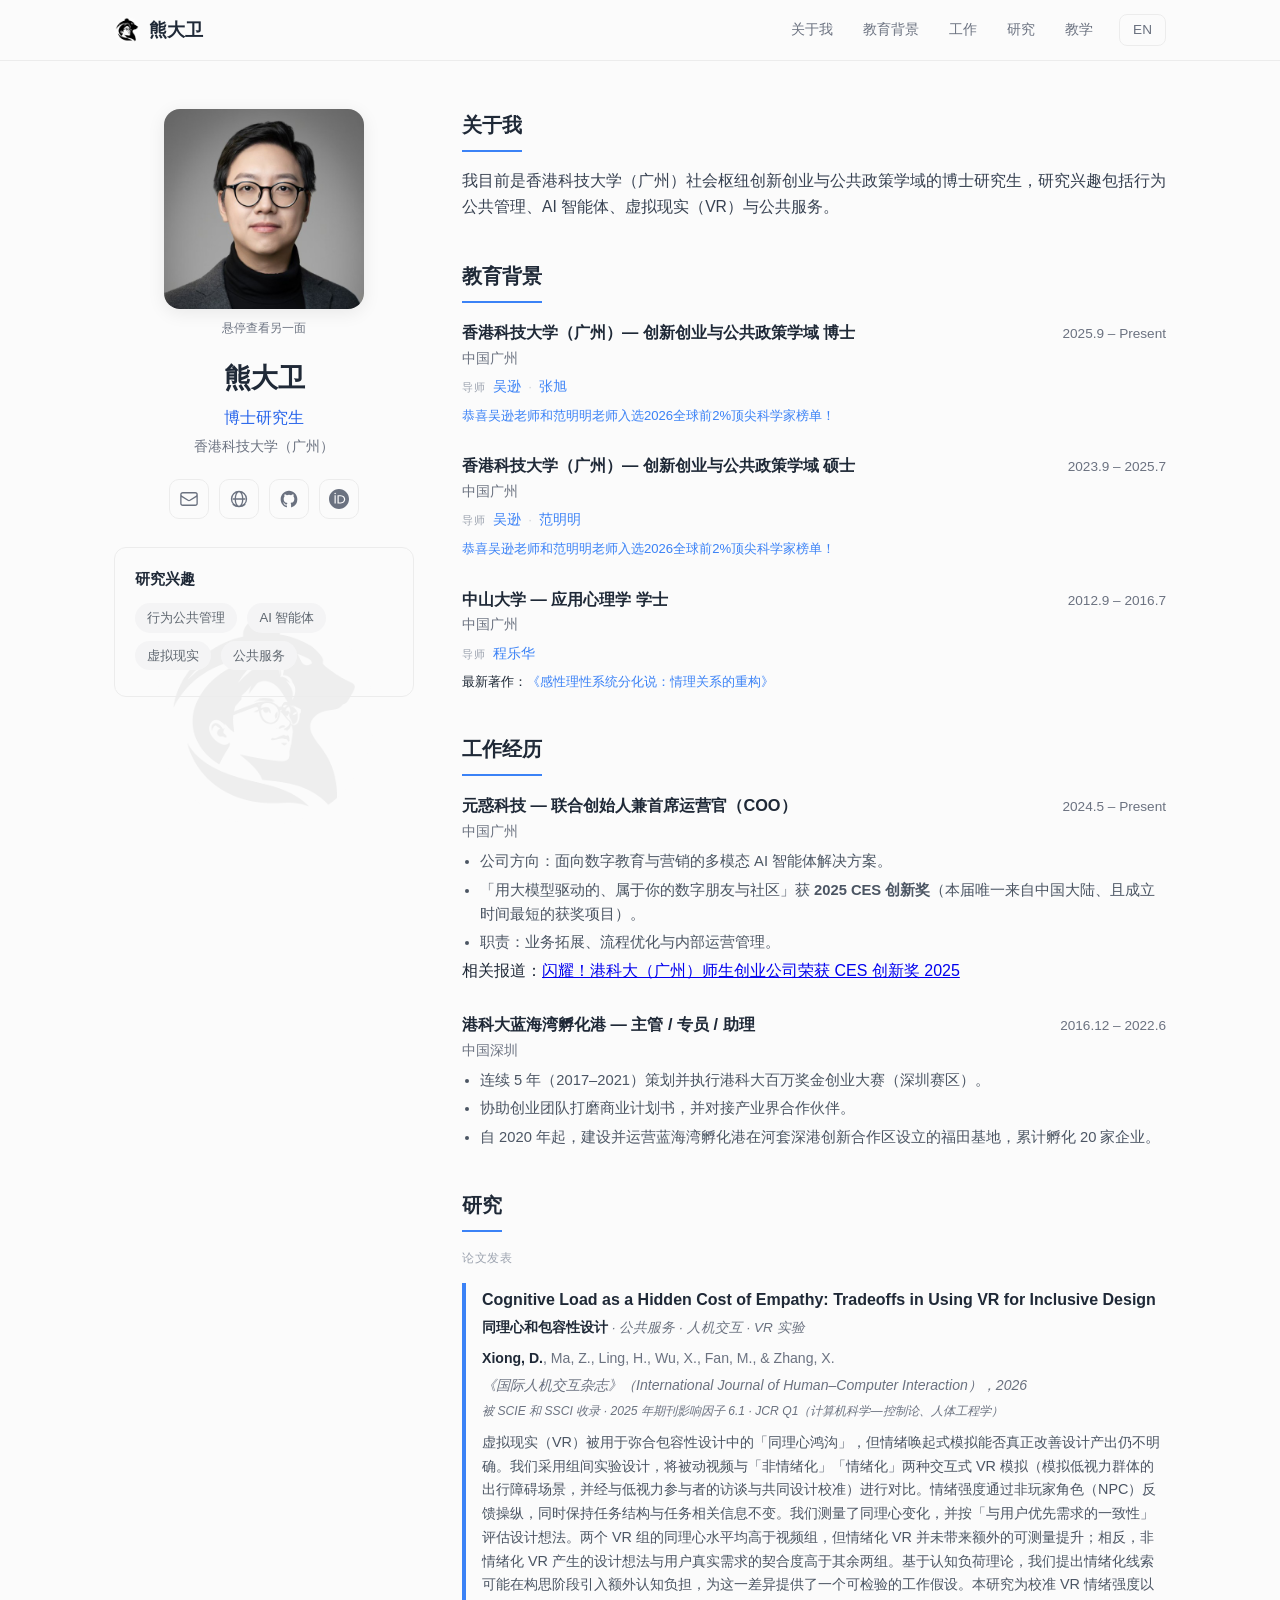
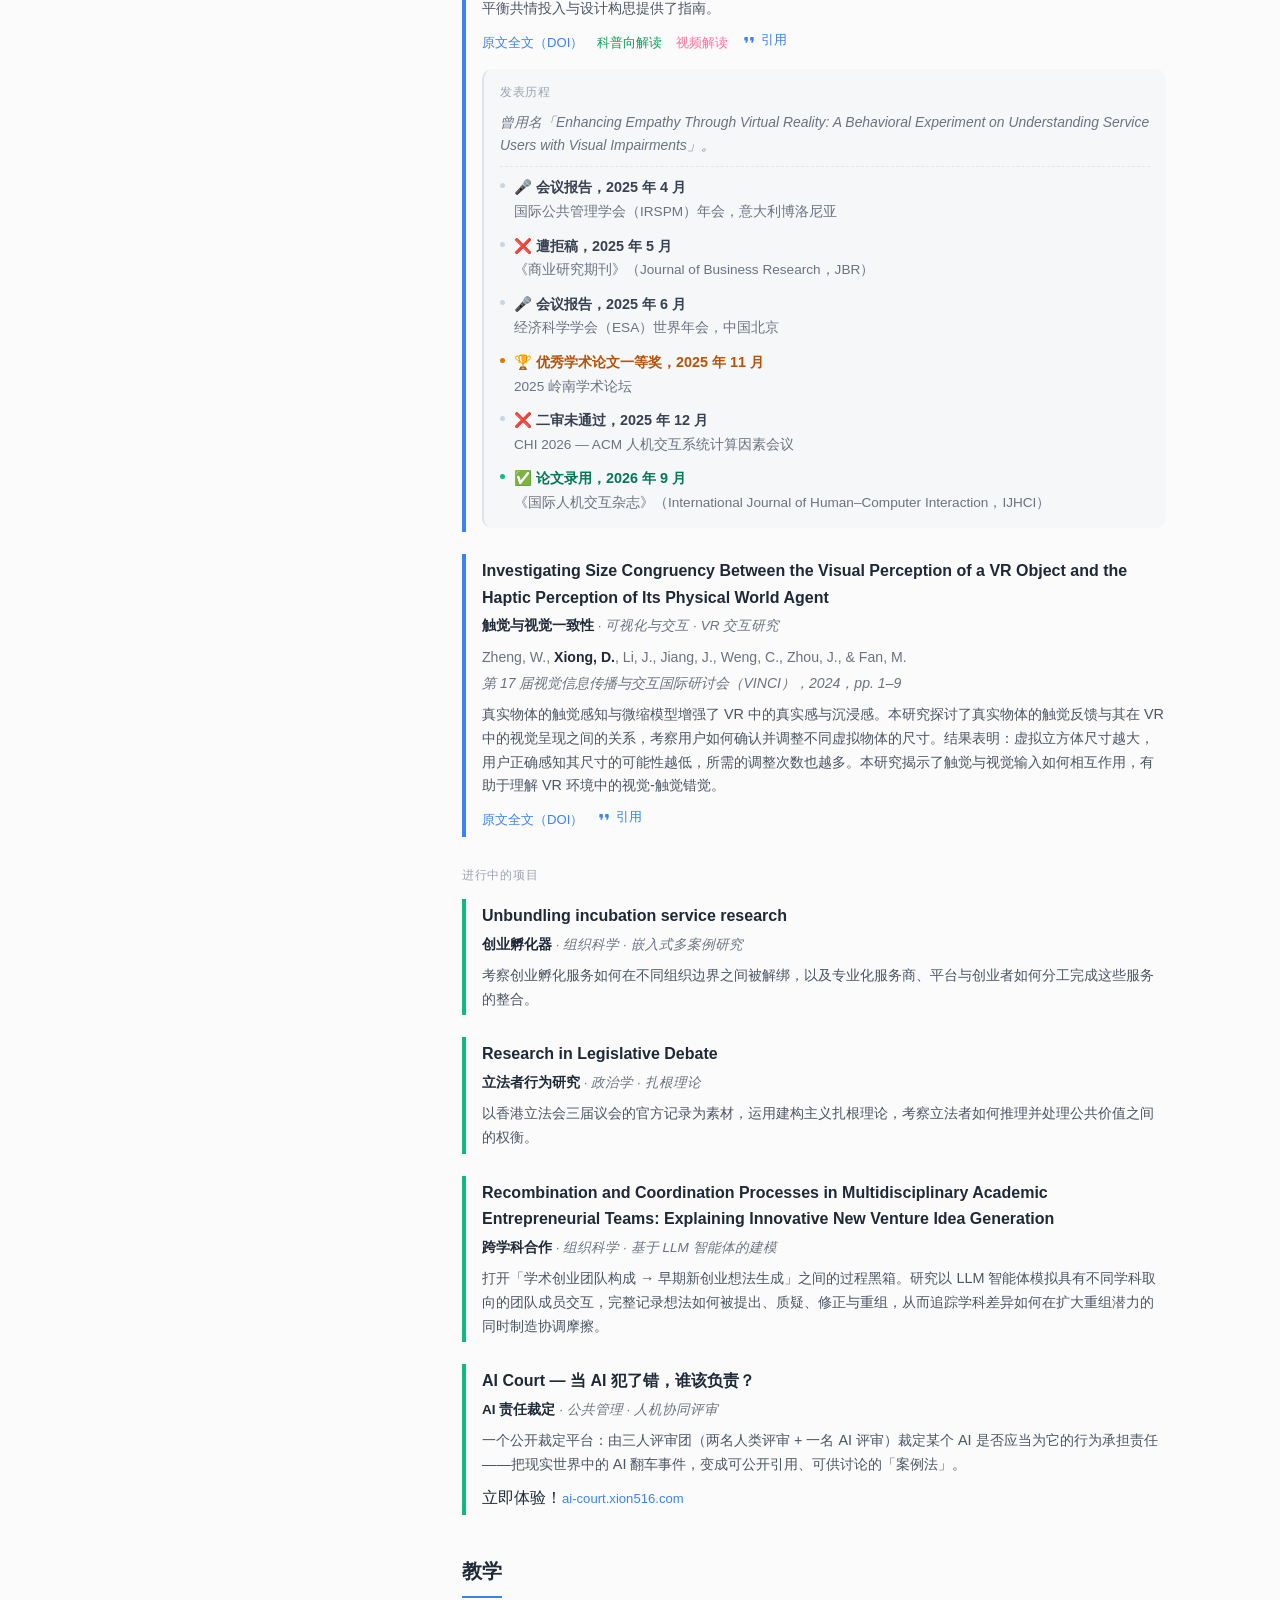
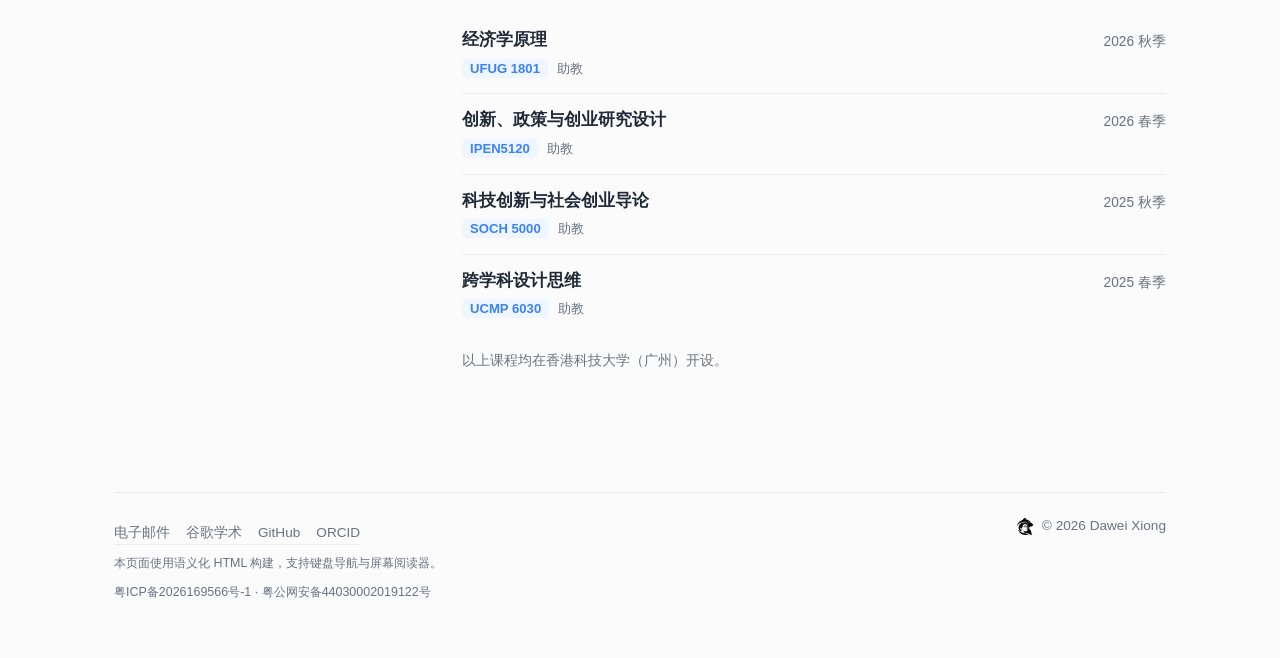
<file: zh/index.html>
<!DOCTYPE html>
<html lang="zh-CN">
<head>
    <meta charset="UTF-8">
    <meta name="viewport" content="width=device-width, initial-scale=1.0">
    <title>熊大卫 | 行为公共管理 · AI 智能体 · 虚拟现实 · 公共服务</title>
    <meta name="description" content="香港科技大学（广州）行为公共管理博士研究生，研究 AI 智能体、虚拟现实与公共服务如何塑造人类行为。">
    <meta name="author" content="Dawei Xiong">
    <link rel="canonical" href="https://xion516.com/zh/">
    <link rel="alternate" hreflang="zh-CN" href="https://xion516.com/zh/">
    <link rel="alternate" hreflang="en" href="https://xion516.com/">
    <link rel="alternate" hreflang="x-default" href="https://xion516.com/">
    <meta name="msvalidate.01" content="7CDDEB632D37142ED9CB668CA8CE0DED">
    <link rel="icon" href="/favicon.ico?v=20261027" sizes="any">
    <link rel="icon" type="image/png" sizes="512x512" href="/favicon-512.png?v=20261027">
    <link rel="icon" type="image/png" sizes="32x32" href="/favicon-32.png?v=20261027">
    <link rel="apple-touch-icon" href="/apple-touch-icon.png?v=20261027">

    <!-- Open Graph / Twitter 分享卡 -->
    <meta property="og:type" content="profile">
    <meta property="og:url" content="https://xion516.com/zh/">
    <meta property="og:site_name" content="Dawei Xiong">
    <meta property="og:title" content="熊大卫 | 行为公共管理 · AI 智能体 · 虚拟现实 · 公共服务">
    <meta property="og:description" content="香港科技大学（广州）行为公共管理博士研究生，研究 AI 智能体、虚拟现实与公共服务如何塑造人类行为。">
    <meta property="og:image" content="https://xion516.com/og-image.png">
    <meta property="og:image:secure_url" content="https://xion516.com/og-image.png">
    <meta property="og:image:type" content="image/png">
    <meta property="og:image:width" content="1200">
    <meta property="og:image:height" content="630">
    <meta property="og:image:alt" content="Dawei Xiong — AI Agent, VR &amp; Public Service, HKUST (Guangzhou)">
    <meta property="og:locale" content="zh_CN">
    <meta property="og:locale:alternate" content="en_US">

    <meta name="twitter:card" content="summary_large_image">
    <meta name="twitter:title" content="熊大卫 | 行为公共管理 · AI 智能体 · 虚拟现实 · 公共服务">
    <meta name="twitter:description" content="香港科技大学（广州）行为公共管理博士研究生，研究 AI 智能体、虚拟现实与公共服务如何塑造人类行为。">
    <meta name="twitter:image" content="https://xion516.com/og-image.png">
    <meta name="twitter:image:alt" content="Dawei Xiong — AI Agent, VR &amp; Public Service, HKUST (Guangzhou)">

    
    <link rel="stylesheet" href="/site.css?v=20261031">
</head>
<body>
    <a class="skip-link" href="#main">跳到主内容</a>

    <nav aria-label="主导航">
        <div class="nav-inner">
            <span class="nav-brand">
                <img class="nav-logo" src="/mark-sm.png?v=20261027" alt="" aria-hidden="true" width="26" height="26">
                <span class="serif">熊大卫</span>
            </span>
            <div class="nav-right">
                <div class="nav-links">
                    <a href="#about">关于我</a>
                    <a href="#education">教育背景</a>
                    <a href="#work">工作</a>
                    <a href="#research">研究</a>
                    <a href="#teaching">教学</a>
                </div>
                <a class="lang-toggle" href="/" hreflang="en" aria-label="Switch to English">EN</a>
            </div>
        </div>
    </nav>

    <div class="container">
        <!-- 左栏 -->
        <aside class="sidebar" aria-label="个人简介">
            <div class="sidebar-sticky">
                <div class="avatar-wrapper">
                    <img src="/avatar.jpg?v=20261027" alt="Dawei Xiong" width="512" height="512">
                    <img class="hover" src="/hover.jpg?v=20261027" alt="" aria-hidden="true" width="512" height="512">
                </div>
                <p class="avatar-hint">悬停查看另一面</p>
                <h1 class="serif">熊大卫</h1>
                <p class="role">博士研究生</p>
                <p class="affil">香港科技大学（广州）</p>

                <div class="social-row">
                    <a href="mailto:dxiong107@connect.hkust-gz.edu.cn" aria-label="Email">
                        <svg viewBox="0 0 24 24" fill="none" stroke="currentColor" stroke-width="1.6"><path stroke-linecap="round" stroke-linejoin="round" d="M21.75 6.75v10.5a2.25 2.25 0 0 1-2.25 2.25h-15a2.25 2.25 0 0 1-2.25-2.25V6.75m19.5 0A2.25 2.25 0 0 0 19.5 4.5h-15a2.25 2.25 0 0 0-2.25 2.25m19.5 0v.243a2.25 2.25 0 0 1-1.07 1.916l-7.5 4.615a2.25 2.25 0 0 1-2.36 0L3.32 8.91a2.25 2.25 0 0 1-1.07-1.916V6.75"/></svg>
                    </a>
                    <a href="https://scholar.google.com/citations?hl=zh-CN&user=pcachyQAAAAJ" target="_blank" rel="noopener" aria-label="Google Scholar">
                        <svg viewBox="0 0 24 24" fill="none" stroke="currentColor" stroke-width="1.6"><path stroke-linecap="round" stroke-linejoin="round" d="M12 21a9 9 0 1 1 9-9 9 9 0 0 1-9 9Zm0 0c-2.5 0-4.5-4-4.5-9S9.5 3 12 3s4.5 4 4.5 9-2 9-4.5 9Zm0 0c-3 0-5.5-1-7-2.5M12 21c3 0 5.5-1 7-2.5M5 12h14"/></svg>
                    </a>
                    <a href="https://github.com/xion516" target="_blank" rel="noopener" aria-label="GitHub">
                        <svg viewBox="0 0 24 24" fill="currentColor"><path d="M12 2C6.48 2 2 6.58 2 12.25c0 4.53 2.87 8.37 6.84 9.73.5.09.68-.22.68-.49v-1.7c-2.78.62-3.37-1.37-3.37-1.37-.45-1.18-1.11-1.5-1.11-1.5-.91-.64.07-.62.07-.62 1 .07 1.53 1.06 1.53 1.06.89 1.57 2.34 1.12 2.91.85.09-.66.35-1.12.63-1.38-2.22-.26-4.56-1.14-4.56-5.07 0-1.12.39-2.03 1.03-2.75-.1-.26-.45-1.3.1-2.7 0 0 .84-.28 2.75 1.05a9.35 9.35 0 0 1 5 0c1.91-1.33 2.75-1.05 2.75-1.05.55 1.4.2 2.44.1 2.7.64.72 1.03 1.63 1.03 2.75 0 3.94-2.34 4.81-4.57 5.06.36.32.68.94.68 1.9v2.82c0 .27.18.59.69.49A10.26 10.26 0 0 0 22 12.25C22 6.58 17.52 2 12 2Z"/></svg>
                    </a>
                    <a href="https://orcid.org/0009-0006-2995-7385" target="_blank" rel="noopener" aria-label="ORCID">
                        <svg viewBox="0 0 24 24" fill="currentColor"><path d="M12 0C5.372 0 0 5.372 0 12s5.372 12 12 12 12-5.372 12-12S18.628 0 12 0zM7.369 4.378c.525 0 .947.431.947.947s-.422.947-.947.947a.95.95 0 0 1-.947-.947c0-.525.422-.947.947-.947zm-.722 3.038h1.444v10.041H6.647V7.416zm3.562 0h3.9c3.712 0 5.344 2.653 5.344 5.025 0 2.578-2.016 5.025-5.325 5.025h-3.919V7.416zm1.444 1.303v7.444h2.297c3.272 0 4.022-2.484 4.022-3.722 0-2.016-1.284-3.722-4.097-3.722h-2.222z"/></svg>
                    </a>
                </div>

                <div class="interest-box">
                    <h2>研究兴趣</h2>
                    <span class="tag">行为公共管理</span>
                    <span class="tag">AI 智能体</span>
                    <span class="tag">虚拟现实</span>
                    <span class="tag">公共服务</span>
                </div>

                <img class="sidebar-watermark" src="/mark.png?v=20261027" alt="" aria-hidden="true" width="220" height="220">
            </div>
        </aside>

        <!-- 右栏 -->
        <main class="main" id="main" tabindex="-1">
            <section id="about" class="block">
                <h2 class="serif">关于我</h2>
                <p class="bio">我目前是香港科技大学（广州）社会枢纽创新创业与公共政策学域的博士研究生，研究兴趣包括行为公共管理、AI 智能体、虚拟现实（VR）与公共服务。</p>
            </section>

            <section id="education" class="block">
                <h2 class="serif">教育背景</h2>
                <div class="timeline-item">
                    <div class="timeline-head"><h3>香港科技大学（广州）— 创新创业与公共政策学域 博士</h3><span class="date">2025.9 – Present</span></div>
                    <p class="place">中国广州</p>
                    <p class="supervisors"><span class="sup-label">导师</span><a href="https://facultyprofiles.hkust-gz.edu.cn/faculty-personal-page/WU-Xun/wuxun" target="_blank" rel="noopener">吴逊</a><span class="sep">·</span><a href="https://www.zhang-xu.com/" target="_blank" rel="noopener">张旭</a></p>
                    <p class="congrats"><a href='https://www.hkust-gz.edu.cn/zh/2026/10/13/%e6%b8%af%e7%a7%91%e5%a4%a7%e5%b9%bf%e5%b7%9e120%e4%ba%ba%e6%ac%a1%e5%85%a5%e9%80%89%e5%85%a8%e7%90%83%e5%89%8d2%e9%a1%b6%e5%b0%96%e7%a7%91%e5%ad%a6%e5%ae%b6%e6%a6%9c%e5%8d%95/?variant=zh-cn' target='_blank' rel='noopener'>恭喜吴逊老师和范明明老师入选2026全球前2%顶尖科学家榜单！</a></p>
                </div>
                <div class="timeline-item">
                    <div class="timeline-head"><h3>香港科技大学（广州）— 创新创业与公共政策学域 硕士</h3><span class="date">2023.9 – 2025.7</span></div>
                    <p class="place">中国广州</p>
                    <p class="supervisors"><span class="sup-label">导师</span><a href="https://facultyprofiles.hkust-gz.edu.cn/faculty-personal-page/WU-Xun/wuxun" target="_blank" rel="noopener">吴逊</a><span class="sep">·</span><a href="https://www.mingmingfan.com/" target="_blank" rel="noopener">范明明</a></p>
                    <p class="congrats"><a href='https://www.hkust-gz.edu.cn/zh/2026/10/13/%e6%b8%af%e7%a7%91%e5%a4%a7%e5%b9%bf%e5%b7%9e120%e4%ba%ba%e6%ac%a1%e5%85%a5%e9%80%89%e5%85%a8%e7%90%83%e5%89%8d2%e9%a1%b6%e5%b0%96%e7%a7%91%e5%ad%a6%e5%ae%b6%e6%a6%9c%e5%8d%95/?variant=zh-cn' target='_blank' rel='noopener'>恭喜吴逊老师和范明明老师入选2026全球前2%顶尖科学家榜单！</a></p>
                </div>
                <div class="timeline-item">
                    <div class="timeline-head"><h3>中山大学 — 应用心理学 学士</h3><span class="date">2012.9 – 2016.7</span></div>
                    <p class="place">中国广州</p>
                    <p class="supervisors"><span class="sup-label">导师</span><a href="https://baike.baidu.com/item/%E7%A8%8B%E4%B9%90%E5%8D%8E/10034179" target="_blank" rel="noopener">程乐华</a></p>
                    <p class="congrats">最新著作：<a href='https://book.douban.com/subject/35476823/' target='_blank' rel='noopener'>《感性理性系统分化说：情理关系的重构》</a></p>
                </div>
            </section>

            <section id="work" class="block">
                <h2 class="serif">工作经历</h2>
                <div class="timeline-item">
                    <div class="timeline-head"><h3>元惑科技 — 联合创始人兼首席运营官（COO）</h3><span class="date">2024.5 – Present</span></div>
                    <p class="place">中国广州</p>
                    <ul>
                        <li>公司方向：面向数字教育与营销的多模态 AI 智能体解决方案。</li>
                        <li>「用大模型驱动的、属于你的数字朋友与社区」获 <strong>2025 CES 创新奖</strong>（本届唯一来自中国大陆、且成立时间最短的获奖项目）。</li>
                        <li>职责：业务拓展、流程优化与内部运营管理。</li>
                    </ul>
                    <p class="links"><span>相关报道：</span><a href="https://giving.hkust-gz.edu.cn/2025/01/17/%e9%97%aa%e8%80%80%ef%bc%81%e6%b8%af%e7%a7%91%e5%a4%a7%ef%bc%88%e5%b9%bf%e5%b7%9e%ef%bc%89%e5%b8%88%e7%94%9f%e5%88%9b%e4%b8%9a%e5%85%ac%e5%8f%b8%e8%8d%a3%e8%8e%b7ces%e5%88%9b%e6%96%b0%e5%a5%96-2025/?variant=zh-cn" target="_blank" rel="noopener">闪耀！港科大（广州）师生创业公司荣获 CES 创新奖 2025</a></p>
                </div>
                <div class="timeline-item">
                    <div class="timeline-head"><h3>港科大蓝海湾孵化港 — 主管 / 专员 / 助理</h3><span class="date">2016.12 – 2022.6</span></div>
                    <p class="place">中国深圳</p>
                    <ul>
                        <li>连续 5 年（2017–2021）策划并执行港科大百万奖金创业大赛（深圳赛区）。</li>
                        <li>协助创业团队打磨商业计划书，并对接产业界合作伙伴。</li>
                        <li>自 2020 年起，建设并运营蓝海湾孵化港在河套深港创新合作区设立的福田基地，累计孵化 20 家企业。</li>
                    </ul>
                </div>
            </section>

            <section id="research" class="block">
                <h2 class="serif">研究</h2>

                <div class="subsection-label">论文发表</div>

                <div class="pub-card">
                    <h3>Cognitive Load as a Hidden Cost of Empathy: Tradeoffs in Using VR for Inclusive Design</h3>
                    <p class="meta"><strong>同理心和包容性设计</strong> · 公共服务 · 人机交互 · VR 实验</p>
                    <p class="authors"><strong>Xiong, D.</strong>, Ma, Z., Ling, H., Wu, X., Fan, M., &amp; Zhang, X.</p>
                    <p class="venue">《国际人机交互杂志》（International Journal of Human–Computer Interaction），2026</p>
                    <p class="venue-note">被 SCIE 和 SSCI 收录 · 2025 年期刊影响因子 6.1 · JCR Q1（计算机科学—控制论、人体工程学）</p>
                    <p class="abs">虚拟现实（VR）被用于弥合包容性设计中的「同理心鸿沟」，但情绪唤起式模拟能否真正改善设计产出仍不明确。我们采用组间实验设计，将被动视频与「非情绪化」「情绪化」两种交互式 VR 模拟（模拟低视力群体的出行障碍场景，并经与低视力参与者的访谈与共同设计校准）进行对比。情绪强度通过非玩家角色（NPC）反馈操纵，同时保持任务结构与任务相关信息不变。我们测量了同理心变化，并按「与用户优先需求的一致性」评估设计想法。两个 VR 组的同理心水平均高于视频组，但情绪化 VR 并未带来额外的可测量提升；相反，非情绪化 VR 产生的设计想法与用户真实需求的契合度高于其余两组。基于认知负荷理论，我们提出情绪化线索可能在构思阶段引入额外认知负担，为这一差异提供了一个可检验的工作假设。本研究为校准 VR 情绪强度以平衡共情投入与设计构思提供了指南。</p>
                    <p class="links"><a href="https://doi.org/10.1080/10447318.2026.2730903" target="_blank" rel="noopener">原文全文（DOI）</a><a class="wx" href="https://mp.weixin.qq.com/s/4Z9jU7JK0dcvr9cvZhAqaQ" target="_blank" rel="noopener" title="同一研究，更易读的解读">科普向解读</a><a class="bili" href="https://www.bilibili.com/video/BV1sssY6aEJs/?p=1" target="_blank" rel="noopener" title="在哔哩哔哩观看"><span>视频解读</span></a><button class="cite-btn" type="button" data-pub="p1" aria-haspopup="dialog"><svg viewBox="0 0 24 24" fill="currentColor" aria-hidden="true"><path d="M7.17 17c.51 0 .98-.29 1.2-.74l1.42-2.84c.14-.28.21-.58.21-.89V8c0-.55-.45-1-1-1H5c-.55 0-1 .45-1 1v4c0 .55.45 1 1 1h2l-1.03 2.06c-.45.9.2 1.94 1.2 1.94zm10 0c.51 0 .98-.29 1.2-.74l1.42-2.84c.14-.28.21-.58.21-.89V8c0-.55-.45-1-1-1h-4c-.55 0-1 .45-1 1v4c0 .55.45 1 1 1h2l-1.03 2.06c-.45.9.2 1.94 1.2 1.94z"/></svg><span>引用</span></button></p>

                    <div class="pub-history">
                        <p class="ph-label">发表历程</p>
                        <p class="former-title">曾用名「Enhancing Empathy Through Virtual Reality: A Behavioral Experiment on Understanding Service Users with Visual Impairments」。</p>
                        <div class="ph-item">
                            <p class="ph-what">🎤 会议报告，2025 年 4 月</p>
                            <p class="ph-where">国际公共管理学会（IRSPM）年会，意大利博洛尼亚</p>
                        </div>
                        <div class="ph-item">
                            <p class="ph-what">❌ 遭拒稿，2025 年 5 月</p>
                            <p class="ph-where">《商业研究期刊》（Journal of Business Research，JBR）</p>
                        </div>
                        <div class="ph-item">
                            <p class="ph-what">🎤 会议报告，2025 年 6 月</p>
                            <p class="ph-where">经济科学学会（ESA）世界年会，中国北京</p>
                        </div>
                        <div class="ph-item award">
                            <p class="ph-what">🏆 优秀学术论文一等奖，2025 年 11 月</p>
                            <p class="ph-where">2025 岭南学术论坛</p>
                        </div>
                        <div class="ph-item">
                            <p class="ph-what">❌ 二审未通过，2025 年 12 月</p>
                            <p class="ph-where">CHI 2026 — ACM 人机交互系统计算因素会议</p>
                        </div>
                        <div class="ph-item accepted">
                            <p class="ph-what">✅ 论文录用，2026 年 9 月</p>
                            <p class="ph-where">《国际人机交互杂志》（International Journal of Human–Computer Interaction，IJHCI）</p>
                        </div>
                    </div>
                </div>

                <div class="pub-card">
                    <h3>Investigating Size Congruency Between the Visual Perception of a VR Object and the Haptic Perception of Its Physical World Agent</h3>
                    <p class="meta"><strong>触觉与视觉一致性</strong> · 可视化与交互 · VR 交互研究</p>
                    <p class="authors">Zheng, W., <strong>Xiong, D.</strong>, Li, J., Jiang, J., Weng, C., Zhou, J., &amp; Fan, M.</p>
                    <p class="venue">第 17 届视觉信息传播与交互国际研讨会（VINCI），2024，pp. 1–9</p>
                    <p class="abs">真实物体的触觉感知与微缩模型增强了 VR 中的真实感与沉浸感。本研究探讨了真实物体的触觉反馈与其在 VR 中的视觉呈现之间的关系，考察用户如何确认并调整不同虚拟物体的尺寸。结果表明：虚拟立方体尺寸越大，用户正确感知其尺寸的可能性越低，所需的调整次数也越多。本研究揭示了触觉与视觉输入如何相互作用，有助于理解 VR 环境中的视觉-触觉错觉。</p>
                    <p class="links"><a href="https://doi.org/10.1145/3678698.3678706" target="_blank" rel="noopener">原文全文（DOI）</a><button class="cite-btn" type="button" data-pub="p2" aria-haspopup="dialog"><svg viewBox="0 0 24 24" fill="currentColor" aria-hidden="true"><path d="M7.17 17c.51 0 .98-.29 1.2-.74l1.42-2.84c.14-.28.21-.58.21-.89V8c0-.55-.45-1-1-1H5c-.55 0-1 .45-1 1v4c0 .55.45 1 1 1h2l-1.03 2.06c-.45.9.2 1.94 1.2 1.94zm10 0c.51 0 .98-.29 1.2-.74l1.42-2.84c.14-.28.21-.58.21-.89V8c0-.55-.45-1-1-1h-4c-.55 0-1 .45-1 1v4c0 .55.45 1 1 1h2l-1.03 2.06c-.45.9.2 1.94 1.2 1.94z"/></svg><span>引用</span></button></p>
                </div>

                <div class="subsection-label">进行中的项目</div>

                <div class="ongoing-card">
                    <h3>Unbundling incubation service research</h3>
                    <p class="meta"><strong>创业孵化器</strong> · 组织科学 · 嵌入式多案例研究</p>
                    <p class="abs">考察创业孵化服务如何在不同组织边界之间被解绑，以及专业化服务商、平台与创业者如何分工完成这些服务的整合。</p>
                </div>

                <div class="ongoing-card">
                    <h3>Research in Legislative Debate</h3>
                    <p class="meta"><strong>立法者行为研究</strong> · 政治学 · 扎根理论</p>
                    <p class="abs">以香港立法会三届议会的官方记录为素材，运用建构主义扎根理论，考察立法者如何推理并处理公共价值之间的权衡。</p>
                </div>

                <div class="ongoing-card">
                    <h3>Recombination and Coordination Processes in Multidisciplinary Academic Entrepreneurial Teams: Explaining Innovative New Venture Idea Generation</h3>
                    <p class="meta"><strong>跨学科合作</strong> · 组织科学 · 基于 LLM 智能体的建模</p>
                    <p class="abs">打开「学术创业团队构成 → 早期新创业想法生成」之间的过程黑箱。研究以 LLM 智能体模拟具有不同学科取向的团队成员交互，完整记录想法如何被提出、质疑、修正与重组，从而追踪学科差异如何在扩大重组潜力的同时制造协调摩擦。</p>
                </div>

                <div class="ongoing-card">
                    <h3>AI Court — 当 AI 犯了错，谁该负责？</h3>
                    <p class="meta"><strong>AI 责任裁定</strong> · 公共管理 · 人机协同评审</p>
                    <p class="abs">一个公开裁定平台：由三人评审团（两名人类评审 + 一名 AI 评审）裁定某个 AI 是否应当为它的行为承担责任——把现实世界中的 AI 翻车事件，变成可公开引用、可供讨论的「案例法」。</p>
                    <p class="links">立即体验！<a href='https://ai-court.xion516.com' target='_blank' rel='noopener'>ai-court.xion516.com</a></p>
                </div>
            </section>

            <section id="teaching" class="block">
                <h2 class="serif">教学</h2>
                <div class="course-row">
                    <div class="course-info">
                        <h3>经济学原理</h3>
                        <p class="course-sub"><span class="code">UFUG 1801</span><span class="ta">助教</span></p>
                    </div>
                    <span class="term">2026 秋季</span>
                </div>
                <div class="course-row">
                    <div class="course-info">
                        <h3>创新、政策与创业研究设计</h3>
                        <p class="course-sub"><span class="code">IPEN5120</span><span class="ta">助教</span></p>
                    </div>
                    <span class="term">2026 春季</span>
                </div>
                <div class="course-row">
                    <div class="course-info">
                        <h3>科技创新与社会创业导论</h3>
                        <p class="course-sub"><span class="code">SOCH 5000</span><span class="ta">助教</span></p>
                    </div>
                    <span class="term">2025 秋季</span>
                </div>
                <div class="course-row">
                    <div class="course-info">
                        <h3>跨学科设计思维</h3>
                        <p class="course-sub"><span class="code">UCMP 6030</span><span class="ta">助教</span></p>
                    </div>
                    <span class="term">2025 春季</span>
                </div>
                <p class="teaching-note">以上课程均在香港科技大学（广州）开设。</p>
            </section>
        </main>
    </div>

    <footer class="site-footer">
        <div class="site-footer-inner">
            <nav class="footer-links" aria-label="联系方式">
                <a href="mailto:dxiong107@connect.hkust-gz.edu.cn">电子邮件</a>
                <a href="https://scholar.google.com/citations?hl=zh-CN&user=pcachyQAAAAJ" target="_blank" rel="noopener">谷歌学术</a>
                <a href="https://github.com/xion516" target="_blank" rel="noopener">GitHub</a>
                <a href="https://orcid.org/0009-0006-2995-7385" target="_blank" rel="noopener">ORCID</a>
            </nav>
            <span class="footer-copy">
                <img class="footer-mark" src="/mark-sm.png?v=20261027" alt="" aria-hidden="true" width="20" height="20">
                © 2026 Dawei Xiong
            </span>
            <p class="footer-a11y">本页面使用语义化 HTML 构建，支持键盘导航与屏幕阅读器。</p>
            <p class="footer-icp"><a href="https://beian.miit.gov.cn/" target="_blank" rel="noopener">粤ICP备2026169566号-1</a> · <a href="https://beian.mps.gov.cn/#/query/webSearch?code=44030002019122" target="_blank" rel="noopener">粤公网安备44030002019122号</a></p>
        </div>
    </footer>

    <!-- 引用弹窗（Google Scholar 风格） -->
    <div class="cite-overlay" id="citeOverlay" aria-hidden="true">
        <div class="cite-modal" role="dialog" aria-modal="true" aria-labelledby="citeTitle">
            <div class="cite-head">
                <div>
                    <h3 id="citeTitle">引用</h3>
                    <p class="cite-sub">点击「复制」即可粘贴到参考文献列表。</p>
                </div>
                <button class="close-btn" id="citeClose" type="button" aria-label="关闭">×</button>
            </div>
            <div class="cite-formats" id="citeFormats"></div>
        </div>
    </div>

    <script>
        (function () {
            var PUBS = {
                p1: {
                    apa: "Xiong, D., Ma, Z., Ling, H., Wu, X., Fan, M., & Zhang, X. (2026). Cognitive load as a hidden cost of empathy: Tradeoffs in using VR for inclusive design. International Journal of Human–Computer Interaction, 1–21. https://doi.org/10.1080/10447318.2026.2730903",
                    mla: "Xiong, Dawei, et al. \"Cognitive Load as a Hidden Cost of Empathy: Tradeoffs in Using VR for Inclusive Design.\" International Journal of Human–Computer Interaction, 2026, pp. 1–21, https://doi.org/10.1080/10447318.2026.2730903.",
                    chicago: "Xiong, Dawei, Zhijun Ma, Hao Ling, Xun Wu, Mingming Fan, and Xu Zhang. 2026. \"Cognitive Load as a Hidden Cost of Empathy: Tradeoffs in Using VR for Inclusive Design.\" International Journal of Human–Computer Interaction, 1–21. https://doi.org/10.1080/10447318.2026.2730903.",
                    bibtex: "@article{xiong2026cognitive,\n  title = {Cognitive Load as a Hidden Cost of Empathy: Tradeoffs in Using VR for Inclusive Design},\n  author = {Xiong, Dawei and Ma, Zhijun and Ling, Hao and Wu, Xun and Fan, Mingming and Zhang, Xu},\n  journal = {International Journal of Human--Computer Interaction},\n  year = {2026},\n  pages = {1--21},\n  doi = {10.1080/10447318.2026.2730903},\n  publisher = {Informa UK Limited}\n}"
                },
                p2: {
                    apa: "Zheng, W., Xiong, D., Li, J., Jiang, J., Weng, C., Zhou, J., & Fan, M. (2024). Investigating size congruency between the visual perception of a VR object and the haptic perception of its physical world agent. Proceedings of the 17th International Symposium on Visual Information Communication and Interaction, 1–9. https://doi.org/10.1145/3678698.3678706",
                    mla: "Zheng, Wenqi, et al. \"Investigating Size Congruency Between the Visual Perception of a VR Object and the Haptic Perception of Its Physical World Agent.\" Proceedings of the 17th International Symposium on Visual Information Communication and Interaction, ACM, 2024, pp. 1–9, https://doi.org/10.1145/3678698.3678706.",
                    chicago: "Zheng, Wenqi, Dawei Xiong, Junwei Li, Jiajun Jiang, Cekai Weng, Jinni Zhou, and Mingming Fan. 2024. \"Investigating Size Congruency Between the Visual Perception of a VR Object and the Haptic Perception of Its Physical World Agent.\" In Proceedings of the 17th International Symposium on Visual Information Communication and Interaction, 1–9. ACM. https://doi.org/10.1145/3678698.3678706.",
                    bibtex: "@inproceedings{zheng2024investigating,\n  title = {Investigating Size Congruency Between the Visual Perception of a VR Object and the Haptic Perception of Its Physical World Agent},\n  author = {Zheng, Wenqi and Xiong, Dawei and Li, Junwei and Jiang, Jiajun and Weng, Cekai and Zhou, Jinni and Fan, Mingming},\n  booktitle = {Proceedings of the 17th International Symposium on Visual Information Communication and Interaction},\n  year = {2024},\n  pages = {1--9},\n  publisher = {ACM},\n  doi = {10.1145/3678698.3678706}\n}"
                }
            };

            var FORMAT_ORDER = [
                { key: 'apa', name: 'APA' },
                { key: 'mla', name: 'MLA' },
                { key: 'chicago', name: 'Chicago' },
                { key: 'bibtex', name: 'BibTeX' }
            ];

            var overlay = document.getElementById('citeOverlay');
            var formats = document.getElementById('citeFormats');
            var closeBtn = document.getElementById('citeClose');
            var lastFocused = null;

            function escapeHtml(s) {
                return s.replace(/&/g, '&amp;').replace(/</g, '&lt;').replace(/>/g, '&gt;');
            }

            function copyText(text, btn) {
                function done() {
                    var zh = document.documentElement.lang === 'zh-CN';
                    btn.textContent = zh ? '已复制 ✓' : 'Copied ✓';
                    setTimeout(function () { btn.textContent = zh ? '复制' : 'Copy'; }, 1600);
                }
                function fallback() {
                    var ta = document.createElement('textarea');
                    ta.value = text; ta.style.position = 'fixed'; ta.style.opacity = '0';
                    document.body.appendChild(ta); ta.focus(); ta.select();
                    try { document.execCommand('copy'); done(); } catch (e) {}
                    document.body.removeChild(ta);
                }
                if (navigator.clipboard && navigator.clipboard.writeText) {
                    navigator.clipboard.writeText(text).then(done, fallback);
                } else {
                    fallback();
                }
            }

            function openCite(pubId) {
                var pub = PUBS[pubId];
                if (!pub) return;
                var zh = document.documentElement.lang === 'zh-CN';
                var copyLabel = zh ? '复制' : 'Copy';
                var html = '';
                FORMAT_ORDER.forEach(function (f) {
                    var v = pub[f.key];
                    if (!v) return;
                    html += '<div class="cite-format">'
                          + '<div class="fmt-head"><span class="fmt-name">' + f.name + '</span>'
                          + '<button class="copy-btn" type="button" data-text="' + encodeURIComponent(v) + '">' + copyLabel + '</button></div>'
                          + '<pre>' + escapeHtml(v) + '</pre></div>';
                });
                formats.innerHTML = html;
                var btns = formats.querySelectorAll('.copy-btn');
                for (var i = 0; i < btns.length; i++) {
                    (function (b) {
                        b.addEventListener('click', function () {
                            copyText(decodeURIComponent(b.getAttribute('data-text')), b);
                        });
                    })(btns[i]);
                }
                overlay.classList.add('open');
                overlay.setAttribute('aria-hidden', 'false');
                lastFocused = document.activeElement;
                closeBtn.focus();
            }

            function closeCite() {
                overlay.classList.remove('open');
                overlay.setAttribute('aria-hidden', 'true');
                if (lastFocused && lastFocused.focus) { lastFocused.focus(); }
                lastFocused = null;
            }

            /* 焦点陷阱：Tab 在弹窗内循环，不会跑到背后的页面 */
            var FOCUSABLE = 'button, a[href], input, select, textarea, [tabindex]:not([tabindex="-1"])';
            function trapFocus(e) {
                if (e.key !== 'Tab') return;
                if (!overlay.classList.contains('open')) return;
                var items = overlay.querySelectorAll(FOCUSABLE);
                if (!items.length) return;
                var first = items[0], last = items[items.length - 1];
                if (e.shiftKey && document.activeElement === first) {
                    e.preventDefault(); last.focus();
                } else if (!e.shiftKey && document.activeElement === last) {
                    e.preventDefault(); first.focus();
                }
            }
            document.addEventListener('keydown', trapFocus);

            var citeBtns = document.querySelectorAll('.cite-btn');
            for (var j = 0; j < citeBtns.length; j++) {
                citeBtns[j].addEventListener('click', function () {
                    openCite(this.getAttribute('data-pub'));
                });
            }

            closeBtn.addEventListener('click', closeCite);
            overlay.addEventListener('click', function (e) { if (e.target === overlay) closeCite(); });
            document.addEventListener('keydown', function (e) { if (e.key === 'Escape') closeCite(); });
        })();
    </script>
<script type="application/ld+json">
    {
      "@context": "https://schema.org",
      "@graph": [
        {
          "@type": "Person",
          "@id": "https://xion516.com/#person",
          "name": "Dawei Xiong",
          "alternateName": "熊大卫",
          "url": "https://xion516.com/",
          "image": "https://xion516.com/avatar.jpg",
          "jobTitle": "Ph.D. Student",
          "description": "PhD researcher in behavioral public administration at HKUST (Guangzhou), studying how AI agents, virtual reality and public service shape human behavior.",
          "affiliation": {
            "@type": "CollegeOrUniversity",
            "name": "The Hong Kong University of Science and Technology (Guangzhou)"
          },
          "email": "mailto:dxiong107@connect.hkust-gz.edu.cn",
          "knowsAbout": [
            "Behavioral Public Administration",
            "AI Agent",
            "Virtual Reality",
            "Public Service",
            "Human-Computer Interaction"
          ],
          "sameAs": [
            "https://orcid.org/0009-0006-2995-7385",
            "https://scholar.google.com/citations?hl=zh-CN&user=pcachyQAAAAJ",
            "https://github.com/xion516"
          ]
        },
        {
          "@type": "ScholarlyArticle",
          "@id": "https://doi.org/10.1080/10447318.2026.2730903",
          "headline": "Cognitive Load as a Hidden Cost of Empathy: Tradeoffs in Using VR for Inclusive Design",
          "description": "Virtual reality (VR) is used to bridge the empathy gap in inclusive design. Both VR conditions increased empathy relative to video, but emotional VR produced no additional measurable gain, whereas non-emotional VR produced stronger user-need-aligned ideation.",
          "url": "https://doi.org/10.1080/10447318.2026.2730903",
          "datePublished": "2026-09",
          "about": [
            "Inclusive Governance",
            "Public Service",
            "Human-Computer Interaction",
            "Virtual Reality",
            "Empathy"
          ],
          "author": [
            {"@type": "Person", "name": "Dawei Xiong"},
            {"@type": "Person", "name": "Zhijun Ma"},
            {"@type": "Person", "name": "Hao Ling"},
            {"@type": "Person", "name": "Xun Wu"},
            {"@type": "Person", "name": "Mingming Fan"},
            {"@type": "Person", "name": "Xu Zhang"}
          ],
          "publisher": {"@type": "Organization", "name": "Informa UK Limited"},
          "isPartOf": {
            "@type": "Periodical",
            "name": "International Journal of Human-Computer Interaction"
          }
        },
        {
          "@type": "ScholarlyArticle",
          "@id": "https://doi.org/10.1145/3678698.3678706",
          "headline": "Investigating Size Congruency Between the Visual Perception of a VR Object and the Haptic Perception of Its Physical World Agent",
          "description": "This work explores the relationship between haptic feedback from real objects and their visual representations in VR, contributing to the understanding of visual-haptic illusions in VR environments.",
          "url": "https://doi.org/10.1145/3678698.3678706",
          "datePublished": "2024",
          "about": [
            "Haptic-Visual Congruency",
            "Virtual Reality",
            "Human-Computer Interaction"
          ],
          "author": [
            {"@type": "Person", "name": "Wenqi Zheng"},
            {"@type": "Person", "name": "Dawei Xiong"},
            {"@type": "Person", "name": "Junwei Li"},
            {"@type": "Person", "name": "Jiajun Jiang"},
            {"@type": "Person", "name": "Ceka Weng"},
            {"@type": "Person", "name": "Jinni Zhou"},
            {"@type": "Person", "name": "Mingming Fan"}
          ],
          "publisher": {"@type": "Organization", "name": "Association for Computing Machinery"},
          "isPartOf": {
            "@type": "Event",
            "name": "17th International Symposium on Visual Information Communication and Interaction (VINCI)"
          }
        }
      ]
    }
    </script>
    </body>
</html>
</file>
<file: site.css>
:root {
            --bg: #fbfbfb;
            --card: #ffffff;
            --text: #1f2937;
            --muted: #6b7280;
            --accent: #3b82f6;
            --border: #ececec;
        }
        * { margin: 0; padding: 0; box-sizing: border-box; }
        body {
            font-family: -apple-system, BlinkMacSystemFont, "Segoe UI", "PingFang SC", "Microsoft YaHei", sans-serif;
            background: var(--bg);
            color: var(--text);
            line-height: 1.65;
            -webkit-font-smoothing: antialiased;
        }
        .serif { font-family: Georgia, "Times New Roman", "Songti SC", serif; }

        /* 顶部导航 */
        nav {
            position: sticky; top: 0; z-index: 50;
            background: rgba(251,251,251,0.9);
            backdrop-filter: blur(8px);
            border-bottom: 1px solid var(--border);
        }
        .nav-inner {
            max-width: 1100px; margin: 0 auto; padding: 0 24px;
            display: flex; align-items: center; justify-content: space-between;
            height: 60px;
        }
        .nav-brand {
            font-size: 1.15rem; font-weight: 600;
            display: inline-flex; align-items: center; gap: 9px;
        }
        .nav-logo { width: 26px; height: 26px; display: block; flex: none; }
        .nav-links { display: flex; gap: 6px; }
        .nav-links a {
            color: var(--muted); text-decoration: none; font-size: 0.9rem;
            padding: 6px 12px; border-radius: 8px; transition: color .15s, background .15s;
        }
        .nav-links a:hover { color: var(--text); background: #f0f0f0; }
        .nav-right { display: flex; align-items: center; gap: 14px; }
        .lang-toggle {
            font-family: inherit; font-size: 0.85rem; color: var(--muted);
            background: none; border: 1px solid var(--border); border-radius: 8px;
            padding: 5px 13px; cursor: pointer; white-space: nowrap;
            transition: color .15s, border-color .15s;
        }
        .lang-toggle:hover { color: var(--accent); border-color: var(--accent); }
        a.lang-toggle { text-decoration: none; display: inline-block; line-height: 1.4; }

        /* 锚点滚动避让：顶部导航是 sticky（高 60px），留 12px 呼吸位，避免标题被压住 */
        html { scroll-padding-top: 72px; }
        section[id] { scroll-margin-top: 72px; }

        /* 键盘焦点环：只在键盘操作时出现（:focus-visible），鼠标点击不显示 */
        a:focus-visible, button:focus-visible {
            outline: 2px solid var(--accent);
            outline-offset: 2px;
        }

        /* 主容器：左右两栏 */
        .container {
            max-width: 1100px; margin: 0 auto; padding: 48px 24px 80px;
            display: grid; grid-template-columns: 300px 1fr; gap: 48px;
        }

        /* 左栏 */
        .sidebar-sticky { position: sticky; top: 88px; }

        /* 侧栏水印：线描肖像超大淡印，纯装饰（随 sticky 常驻左栏下方） */
        .sidebar-watermark {
            position: absolute; left: 50%; transform: translateX(-50%);
            bottom: -128px; width: 220px; height: 220px;
            opacity: .05; pointer-events: none; z-index: 0;
        }

        /* 水印必须沉在内容之下：绝对定位 z-index:0 会盖住标签文字 */
        .sidebar-sticky > *:not(.sidebar-watermark) { position: relative; z-index: 1; }

        .avatar-wrapper {
            width: 200px; height: 200px; margin: 0 auto 24px;
            position: relative; border-radius: 16px; overflow: hidden;
            box-shadow: 0 4px 18px rgba(0,0,0,0.08);
        }
        .avatar-wrapper img {
            position: absolute; inset: 0; width: 100%; height: 100%;
            object-fit: cover; transition: opacity .5s ease;
        }
        .avatar-wrapper img.hover { opacity: 0; }
        .avatar-wrapper:hover img.hover { opacity: 1; }
        .avatar-hint {
            /* WCAG AA 4.5:1 —— #b0b0b0 on #fbfbfb 只有 2.10:1 */
            text-align: center; font-size: 0.72rem; color: #6b7280; margin: -14px 0 18px;
        }

        .sidebar h1 { font-size: 1.7rem; text-align: center; margin-bottom: 4px; }
        .sidebar .role { text-align: center; color: #2563eb; font-weight: 500; margin-bottom: 4px; }
        .sidebar .affil { text-align: center; color: var(--muted); font-size: 0.9rem; margin-bottom: 20px; }

        .social-row { display: flex; justify-content: center; gap: 10px; margin-bottom: 28px; }
        .social-row a {
            display: flex; align-items: center; justify-content: center;
            width: 40px; height: 40px; border-radius: 10px;
            color: var(--muted); border: 1px solid var(--border);
            transition: color .15s, border-color .15s, transform .15s;
        }
        .social-row a:hover { color: var(--accent); border-color: var(--accent); transform: translateY(-1px); }
        .social-row svg { width: 20px; height: 20px; }

        .interest-box {
            /* 背景透明：让侧栏线描水印的头部从卡片下方透出来，不被不透明底色截断 */
            background: transparent; border: 1px solid var(--border);
            border-radius: 12px; padding: 18px 20px;
        }
        .interest-box h2 { font-size: 0.95rem; margin-bottom: 12px; }
        .interest-box .tag {
            /* WCAG AA 4.5:1 —— var(--muted) #6b7280 on #f4f4f5 只有 4.40:1，加深到 #5f6770 = 5.22:1 */
            display: inline-block; font-size: 0.82rem; color: #5f6770;
            background: #f4f4f5; border-radius: 999px; padding: 4px 12px; margin: 0 6px 8px 0;
        }

        /* 右栏 */
        .main .block { margin-bottom: 40px; }
        .main h2 {
            font-size: 1.25rem; margin-bottom: 16px; padding-bottom: 8px;
            border-bottom: 2px solid var(--accent); display: inline-block;
        }
        .bio { color: #374151; font-size: 0.98rem; }

        .timeline-item { margin-bottom: 26px; }
        .timeline-head { display: flex; flex-wrap: wrap; justify-content: space-between; align-items: baseline; gap: 4px; }
        .timeline-head h3 { font-size: 1.02rem; }
        .timeline-head .date { color: var(--muted); font-size: 0.85rem; white-space: nowrap; }
        .timeline-item .place { color: var(--muted); font-size: 0.85rem; margin: 2px 0 6px; }
        .supervisors { font-size: 0.85rem; color: var(--muted); margin-top: 2px; }
        .supervisors .sup-label {
            display: inline-block; font-size: 0.7rem; text-transform: uppercase;
            letter-spacing: .05em; color: #9ca3af; margin-right: 8px;
        }
        .supervisors a { color: var(--accent); text-decoration: none; font-weight: 500; }
        .supervisors a:hover { text-decoration: underline; }
        .supervisors .sep { color: #d1d5db; margin: 0 7px; }
        .congrats { margin-top: 6px; font-size: 0.82rem; }
        .congrats a { color: var(--accent); text-decoration: none; font-weight: 500; }
        .congrats a:hover { text-decoration: underline; }
        .timeline-item ul { padding-left: 18px; color: #4b5563; font-size: 0.92rem; }
        .timeline-item li { margin-bottom: 4px; }

        /* 出版物 / 项目卡片 */
        .pub-card {
            border-left: 4px solid var(--accent); padding: 4px 0 4px 16px; margin-bottom: 22px;
        }
        .pub-card h3 { font-size: 1rem; margin-bottom: 4px; }
        .pub-card .authors { color: var(--muted); font-size: 0.88rem; margin-bottom: 3px; }
        .pub-card .authors strong { color: var(--text); font-weight: 600; }
        .pub-card .venue { color: var(--muted); font-size: 0.88rem; font-style: italic; margin-bottom: 8px; }
        .pub-card .venue-note { color: var(--muted); font-size: 0.76rem; font-style: italic; margin: -4px 0 10px; }
        .pub-card .abs { color: #4b5563; font-size: 0.9rem; }
        .pub-card .meta { color: var(--muted); font-size: 0.85rem; font-style: italic; margin-bottom: 8px; }
        .pub-card .links { margin-top: 8px; }
        .pub-card .links a {
            font-size: 0.82rem; color: var(--accent); text-decoration: none;
            margin-right: 14px; font-weight: 500;
        }
        .pub-card .links a:hover { text-decoration: underline; }
        .pub-card .links a.wx { color: #0f9d58; }
        .pub-card .links a.wx:hover { color: #0b7c46; }
        .pub-card .links a.bili { color: #fb7299; }
        .pub-card .links a.bili:hover { color: #e5608d; }

        /* 履历嵌套块 */
        .pub-history {
            margin-top: 14px; padding: 14px 16px;
            background: #f6f7f9; border-radius: 10px;
            border-left: 2px solid #dfe3e8;
        }
        .pub-history .ph-label {
            font-size: 0.72rem; text-transform: uppercase; letter-spacing: .06em;
            color: #9ca3af; margin-bottom: 9px;
        }
        .pub-history .former-title {
            font-size: 0.87rem; color: #6b7280; font-style: italic;
            padding-bottom: 9px; margin-bottom: 9px; border-bottom: 1px dashed #e2e5e9;
        }
        .pub-history ul { padding-left: 17px; color: #4b5563; font-size: 0.88rem; }
        .pub-history li { margin-bottom: 5px; }
        .pub-history li:last-child { margin-bottom: 0; }
        .pub-history .award { color: #b45309; font-weight: 500; }
        /* 履历条目：上=发生了什么，下=具体会议 */
        .ph-item { position: relative; padding-left: 14px; margin-bottom: 11px; }
        .ph-item:last-child { margin-bottom: 0; }
        .ph-item::before {
            content: ''; position: absolute; left: 0; top: 7px;
            width: 5px; height: 5px; border-radius: 50%; background: #cbd5e1;
        }
        .ph-what { font-size: 0.9rem; font-weight: 600; color: #374151; }
        .ph-where { font-size: 0.85rem; color: var(--muted); margin-top: 1px; }
        .ph-item.award::before { background: #d97706; }
        .ph-item.award .ph-what { color: #b45309; }
        .ph-item.accepted::before { background: #10b981; }
        .ph-item.accepted .ph-what { color: #047857; }

        /* 进行中的项目 */
        .ongoing-card {
            border-left: 4px solid #10b981; padding: 4px 0 4px 16px; margin-bottom: 22px;
        }
        .ongoing-card h3 { font-size: 1rem; margin-bottom: 4px; }
        .ongoing-card .meta { color: var(--muted); font-size: 0.85rem; font-style: italic; margin-bottom: 8px; }
        .meta strong { font-style: normal; font-weight: 600; color: var(--text); }
        .ongoing-card .abs { color: #4b5563; font-size: 0.9rem; }
        .ongoing-card .links { margin-top: 8px; }
        .ongoing-card .links a {
            font-size: 0.82rem; color: var(--accent); text-decoration: none;
            margin-right: 14px; font-weight: 500;
        }
        .ongoing-card .links a:hover { text-decoration: underline; }

        .subsection-label {
            font-size: 0.78rem; text-transform: uppercase; letter-spacing: .06em;
            color: #9ca3af; margin: 28px 0 14px;
        }
        .subsection-label:first-of-type { margin-top: 0; }

        /* 引用按钮 + 弹窗（Google Scholar 风格） */
        .cite-btn {
            display: inline-flex; align-items: center; gap: 5px;
            font-size: 0.82rem; color: var(--accent); text-decoration: none;
            font-weight:500; background:none; border:none; cursor:pointer; padding:0;
        }
        .cite-btn:hover { text-decoration: underline; }
        .cite-btn svg { width: 14px; height: 14px; }
        .cite-overlay {
            position: fixed; inset: 0; z-index: 100;
            background: rgba(15,23,42,0.45); display: none;
            align-items: center; justify-content: center; padding: 24px;
        }
        .cite-overlay.open { display: flex; }
        .cite-modal {
            background: #fff; border-radius: 14px; max-width: 660px; width: 100%;
            max-height: 82vh; overflow-y: auto; box-shadow: 0 20px 60px rgba(0,0,0,0.25);
            padding: 24px 26px;
        }
        .cite-modal .cite-head { display: flex; justify-content: space-between; align-items: flex-start; gap: 12px; margin-bottom: 6px; }
        .cite-modal h3 { font-size: 1.1rem; margin-bottom: 4px; }
        .cite-modal .cite-sub { color: var(--muted); font-size: 0.84rem; margin-bottom: 18px; }
        .cite-modal .close-btn {
            border: none; background: none; cursor: pointer; color: var(--muted);
            font-size: 1.6rem; line-height: 1; padding: 0 4px;
        }
        .cite-modal .close-btn:hover { color: var(--text); }
        .cite-format { margin-bottom: 16px; }
        .cite-format:last-child { margin-bottom: 0; }
        .cite-format .fmt-head {
            display: flex; justify-content: space-between; align-items: center; margin-bottom: 6px;
        }
        .cite-format .fmt-name {
            font-size: 0.78rem; font-weight: 600; color: var(--muted);
            text-transform: uppercase; letter-spacing: .04em;
        }
        .cite-format .copy-btn {
            font-size: 0.8rem; color: var(--accent); background: #eff6ff; border: none;
            border-radius: 6px; padding: 4px 14px; cursor: pointer; font-weight: 500;
        }
        .cite-format .copy-btn:hover { background: #dbeafe; }
        .cite-format pre {
            background: #f6f7f9; border: 1px solid var(--border); border-radius: 8px;
            padding: 12px 14px; font-size: 0.82rem; white-space: pre-wrap; word-break: break-word;
            color: #374151; margin: 0; font-family: ui-monospace, SFMono-Regular, Menlo, Consolas, monospace;
        }

        /* 教学 */
        .course-row {
            display: flex; justify-content: space-between; align-items: flex-start;
            gap: 20px; padding: 14px 0; border-bottom: 1px solid var(--border);
        }
        .course-row:last-of-type { border-bottom: none; }
        .course-info { flex: 1 1 auto; min-width: 0; }
        .course-info h3 { font-size: 1.06rem; font-weight: 600; color: var(--text); line-height: 1.45; }
        .course-sub { margin-top: 5px; font-size: 0.82rem; color: var(--muted); }
        .course-sub .code {
            color: var(--accent); background: #eff6ff; border-radius: 5px;
            padding: 2px 8px; margin-right: 9px; font-weight: 600;
        }
        .course-row .term { flex: 0 0 auto; color: var(--muted); font-size: 0.86rem; padding-top: 3px; }
        .teaching-note { color: var(--muted); font-size: 0.85rem; margin-top: 16px; }

        /* ===== 页脚 ===== */
        .site-footer {
            max-width: 1100px; margin: 0 auto; padding: 0 24px 56px;
            color: var(--muted); font-size: 0.85rem;
        }
        .site-footer-inner {
            border-top: 1px solid var(--border); padding-top: 22px;
            display: flex; flex-wrap: wrap; align-items: baseline; gap: 8px 20px;
        }
        .footer-links { display: flex; flex-wrap: wrap; gap: 6px 16px; }
        .footer-links a { color: var(--muted); text-decoration: none; }
        .footer-links a:hover { color: var(--accent); }
        .footer-copy {
            margin-left: auto;
            display: inline-flex; align-items: center; gap: 7px;
        }
        .footer-mark { width: 20px; height: 20px; display: block; flex: none; }
        .footer-a11y { flex-basis: 100%; color: #6b7280; font-size: 0.78rem; }
        .footer-icp { flex-basis: 100%; margin: 0; color: #6b7280; font-size: 0.78rem; }
        .footer-icp a { color: var(--muted); text-decoration: none; }
        .footer-icp a:hover { color: var(--accent); }

        /* 跳过导航（WCAG 2.4.1 Bypass Blocks）：仅键盘聚焦时显形 */
        .skip-link {
            /* 白字需 ≥4.5:1 —— 蓝底用 #1d4ed8（6.70:1），不用 --accent 的 #3b82f6（仅 3.68:1） */
            position: fixed; top: -64px; left: 12px; z-index: 200;
            background: #1d4ed8; color: #fff; padding: 10px 16px;
            border-radius: 0 0 8px 8px; text-decoration: none; font-size: 0.9rem;
            transition: top 0.15s ease;
        }
        .skip-link:focus { top: 0; }

        /* 视觉隐藏但屏幕阅读器可读 */
        .visually-hidden {
            position: absolute; width: 1px; height: 1px; padding: 0; margin: -1px;
            overflow: hidden; clip: rect(0, 0, 0, 0); white-space: nowrap; border: 0;
        }

        /* 尊重系统「减少动态效果」：关掉头像淡入等过渡动画 */
        @media (prefers-reduced-motion: reduce) {
            *, *::before, *::after {
                animation-duration: 0.01ms !important;
                animation-iteration-count: 1 !important;
                transition-duration: 0.01ms !important;
                scroll-behavior: auto !important;
            }
            .avatar-wrapper img { transition: none !important; }
        }

        @media (max-width: 860px) {
            .container { grid-template-columns: 1fr; gap: 32px; }
            .sidebar-sticky { position: static; }
            .avatar-wrapper { width: 160px; height: 160px; }
            .nav-links { overflow-x: auto; }
            .footer-copy { margin-left: 0; }
            .sidebar-watermark { display: none; }
        }

        /* ===== 打印样式：Ctrl+P 友好排版（隐藏导航、单栏、纸面附链接 URL） ===== */
        @media print {
            @page { margin: 14mm 12mm; }

            html, body {
                background: #fff !important;
                color: #000 !important;
                font-size: 10.5pt;
                line-height: 1.5;
            }

            /* 导航与纯界面元素不打印 */
            body > nav, .cite-overlay, .cite-btn, .avatar-hint, .lang-toggle, .copy-btn, .skip-link { display: none !important; }

            /* 纯装饰的水印/logo 不进纸面 */
            .sidebar-watermark, .nav-logo, .footer-mark { display: none !important; }

            /* 悬停图不打印（避免误出妻子照片），保留头像 */
            .avatar-wrapper img.hover { display: none !important; }

            /* 单栏排版：侧栏在上，正文在下 */
            .container {
                display: block !important;
                max-width: none !important;
                padding: 0 !important;
            }
            .sidebar-sticky {
                position: static !important;
                display: grid !important;
                grid-template-columns: 64pt 1fr;
                align-items: start; column-gap: 14pt;
                margin-bottom: 18pt;
                padding-bottom: 10pt; border-bottom: 1px solid #ddd;
            }
            .avatar-wrapper {
                grid-column: 1; grid-row: 1 / span 3; align-self: center;
                width: 64pt !important; height: 64pt !important;
                margin: 0 !important; border-radius: 50% !important;
                box-shadow: none !important;
            }
            .sidebar h1 { grid-column: 2; grid-row: 1; font-size: 15pt; margin: 0; text-align: left; }
            .sidebar .role { grid-column: 2; grid-row: 2; text-align: left; margin: 0; color: #333 !important; }
            .sidebar .affil { grid-column: 2; grid-row: 3; text-align: left; margin: 0; }
            .social-row {
                grid-column: 1 / -1; grid-row: 4;
                margin: 8pt 0 0 0; gap: 10pt; justify-content: flex-start;
            }
            .social-row a { border: none; width: auto; height: auto; }
            .social-row svg { width: 14pt; height: 14pt; }
            /* 纸面上没有悬浮提示，邮箱等文字地址必须显式附上 */
            .social-row a[href^="mailto:"]::after {
                content: " " attr(href) " (" attr(aria-label) ")";
                font-size: 8.5pt; color: #333;
            }
            .interest-box {
                grid-column: 1 / -1; grid-row: 5;
                border: none; padding: 6pt 0 0 0; margin-top: 6pt;
            }
            .interest-box .tag { background: none; border: 1px solid #ccc; padding: 1pt 7pt; }

            /* 卡片去底色、去阴影，正文纯黑 */
            .pub-card, .ongoing-card, .pub-history {
                background: none !important; border: none !important;
                box-shadow: none !important; padding: 0 !important; margin-bottom: 14pt !important;
                break-inside: avoid; page-break-inside: avoid;
            }
            .main .block { margin-bottom: 16pt; }
            .main h2 {
                font-size: 13pt; border-bottom: 1px solid #000;
                padding-bottom: 3pt; margin-bottom: 8pt; width: 100%;
                break-after: avoid; page-break-after: avoid;
            }
            .subsection-label { color: #444 !important; break-after: avoid; page-break-after: avoid; }
            .pub-card .abs, .bio, .venue-note { color: #222 !important; }
            .pub-card .meta, .venue, .timeline-item .place,
            .supervisors, .teaching-note, .course-sub, .avatar-hint { color: #555 !important; }
            .timeline-item { break-inside: avoid; page-break-inside: avoid; }
            a { color: #000 !important; text-decoration: none !important; }

            /* 链接后面附上真实 URL（纸面无法点击） */
            .pub-card .links a[href]::after,
            .ongoing-card .links a[href]::after {
                content: " (" attr(href) ")";
                font-size: 8pt; color: #666; word-break: break-all;
            }

            /* 页脚：保留联系方式并附上真实 URL，去掉无障碍说明行 */
            .site-footer { padding: 0 0 0; font-size: 9pt; }
            .site-footer-inner { border-top: 1px solid #ddd; padding-top: 8pt; }
            .footer-links a[href]::after {
                content: " (" attr(href) ")";
                font-size: 8pt; color: #666; word-break: break-all;
            }
            .footer-a11y { display: none; }
        }
</file>
